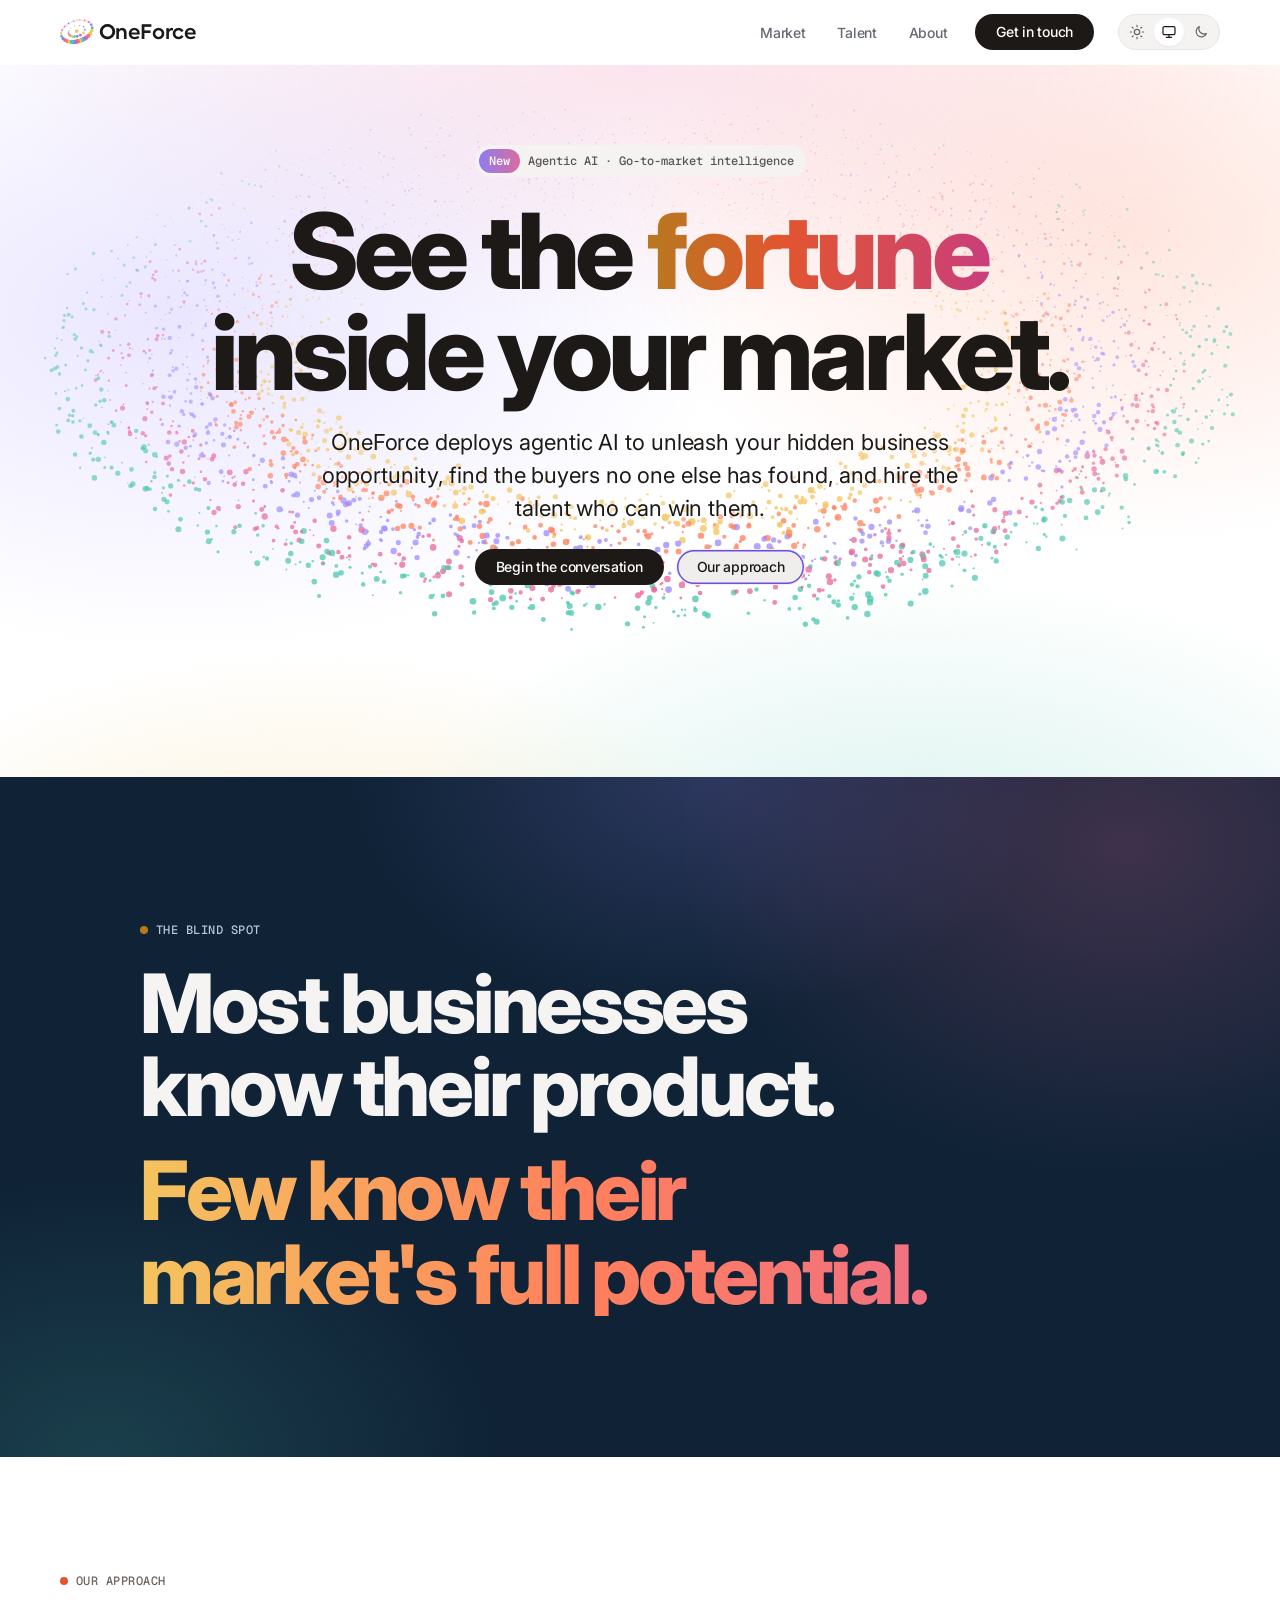
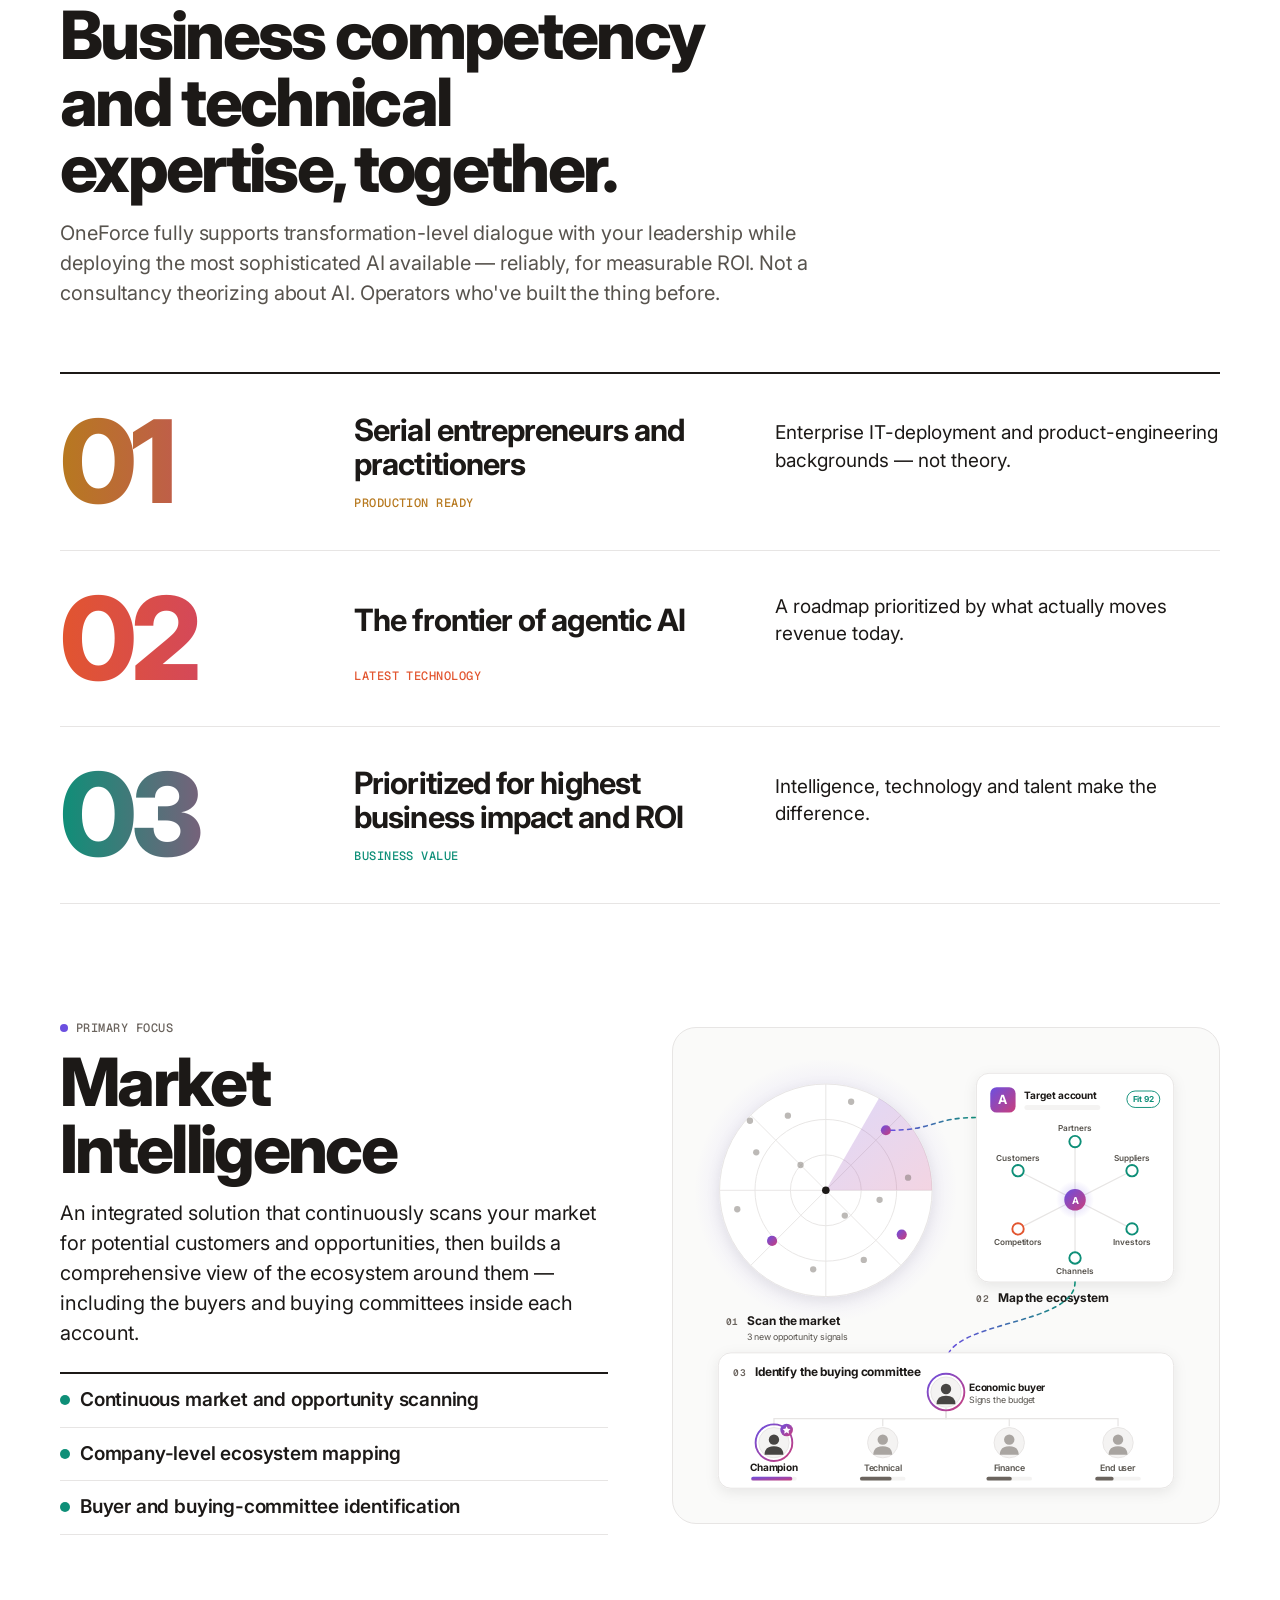
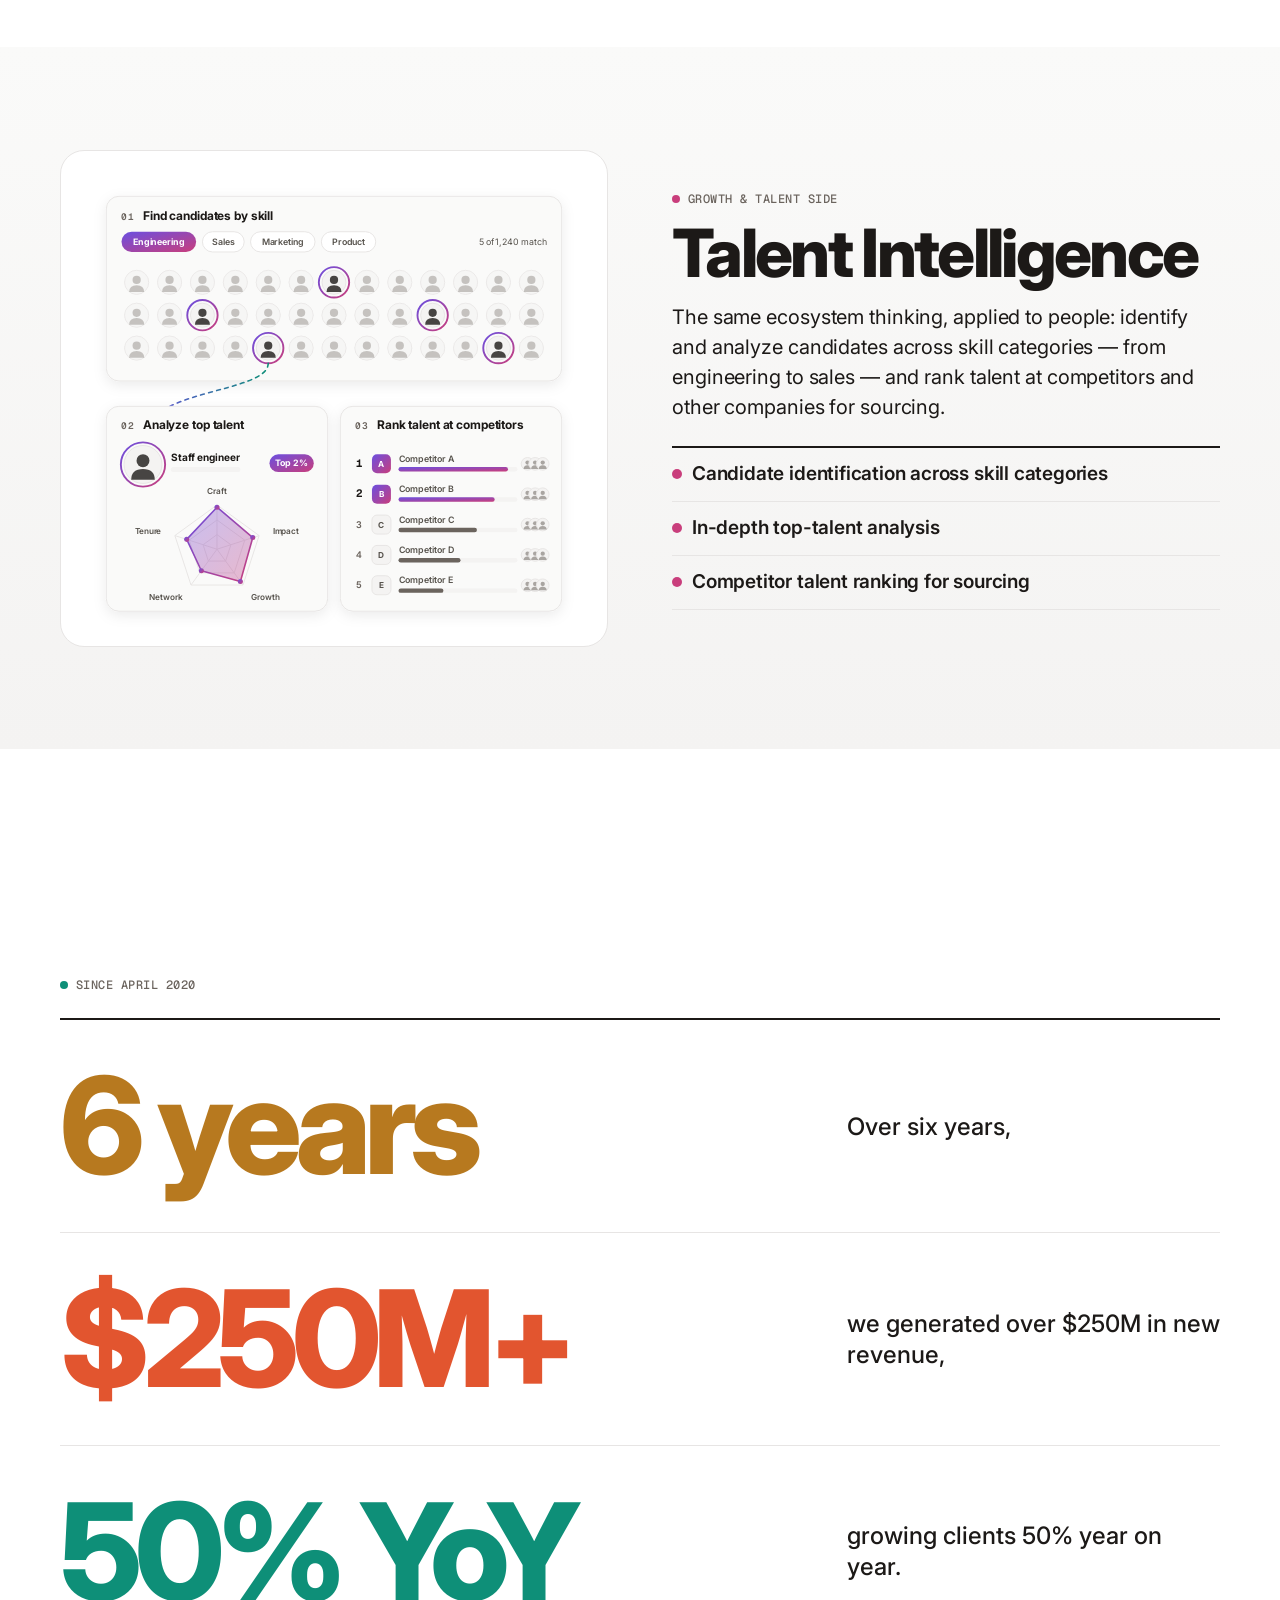
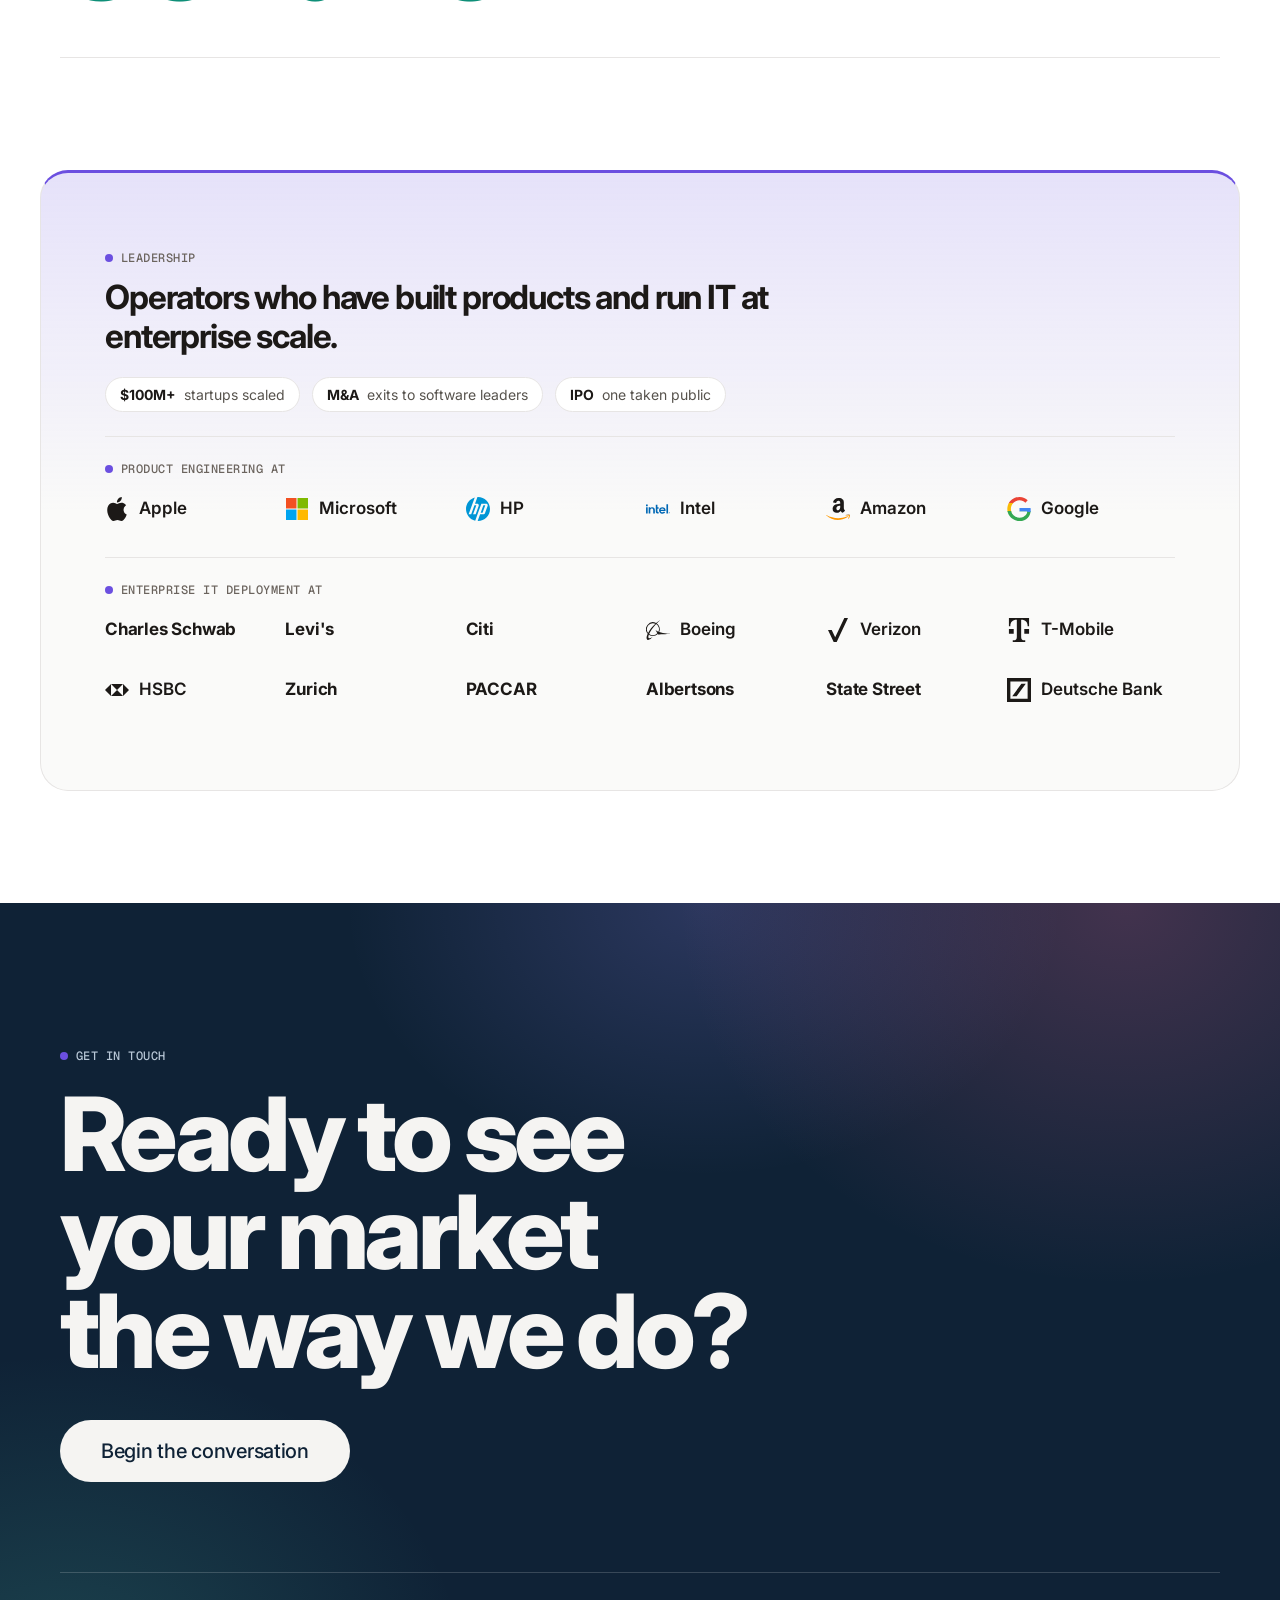
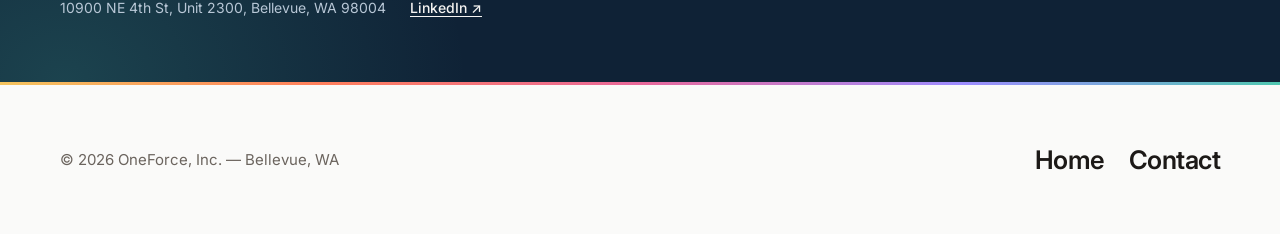
<file: index.html>
<!doctype html>
<html lang="en">
<head>
<meta charset="utf-8" />
<meta name="viewport" content="width=device-width, initial-scale=1" />
<title>OneForce — See the fortune inside your market</title>
<link rel="icon" type="image/svg+xml" href="favicon.svg" />
<link rel="icon" type="image/png" sizes="32x32" href="favicon-32.png" />
<link rel="icon" href="favicon.ico" sizes="48x48" />
<link rel="apple-touch-icon" href="apple-touch-icon.png" />
<meta name="description" content="OneForce deploys agentic AI to map your market's hidden opportunity, and the talent to capture it." />
<meta property="og:type" content="website" />
<meta property="og:title" content="OneForce — See the fortune inside your market" />
<meta property="og:description" content="OneForce deploys agentic AI to map your market's hidden opportunity, and the talent to capture it." />
<meta property="og:image" content="https://www.oneforce.com/og-image-v2.png" />
<meta property="og:image:width" content="1200" />
<meta property="og:image:height" content="630" />
<meta property="og:image:alt" content="OneForce — See the fortune inside your market" />
<meta property="og:url" content="https://www.oneforce.com/" />
<meta name="twitter:image" content="https://www.oneforce.com/og-image-v2.png" />
<meta name="twitter:card" content="summary_large_image" />
<link rel="preconnect" href="https://fonts.googleapis.com" />
<link rel="preconnect" href="https://fonts.gstatic.com" crossorigin />
<link href="https://fonts.googleapis.com/css2?family=Inter:wght@400;500;600;700&family=Geist+Mono:wght@500&display=swap" rel="stylesheet" />
<link rel="stylesheet" href="styles.css" />
<script>(function(){try{var m=localStorage.getItem('of-theme');if(m==='light'||m==='dark')document.documentElement.setAttribute('data-theme',m)}catch(e){}})()</script>
<meta name="color-scheme" content="light dark" />
<meta name="theme-color" content="#FFFFFF" media="(prefers-color-scheme: light)" />
<meta name="theme-color" content="#18324B" media="(prefers-color-scheme: dark)" />
</head>
<body>
<a class="skip" href="#main">Skip to content</a>
<header class="nav"><div class="wrap">
  <a class="brand" href="index.html"><svg class="mark" aria-hidden="true" xmlns="http://www.w3.org/2000/svg" viewBox="56 124 432 323"><defs><linearGradient id="bg" x1="0" y1="0" x2="1" y2="0"><stop offset="0" stop-color="#8E7CF0"/><stop offset="1" stop-color="#D96C9E"/></linearGradient></defs><ellipse cx="270" cy="278" rx="205" ry="132" transform="rotate(-18.0 270 278)" fill="none" stroke="url(#bg)" stroke-opacity="0.2" stroke-width="26"/><circle cx="304.7" cy="137.9" r="9.3" fill="#F4C45E" fill-opacity="1"/><circle cx="371.3" cy="142.6" r="10.5" fill="#F0805F" fill-opacity="1"/><circle cx="232.9" cy="151.3" r="9.0" fill="#4FC7B0" fill-opacity="1"/><circle cx="423.8" cy="163.6" r="12.8" fill="#D96C9E" fill-opacity="1"/><circle cx="166.6" cy="180.8" r="9.2" fill="#8E7CF0" fill-opacity="1"/><circle cx="456.6" cy="196.5" r="15.9" fill="#8E7CF0" fill-opacity="1"/><circle cx="114.7" cy="221.3" r="10.2" fill="#D96C9E" fill-opacity="1"/><circle cx="469.0" cy="235.4" r="19.3" fill="#4FC7B0" fill-opacity="1"/><circle cx="82.5" cy="266.3" r="12.3" fill="#F0805F" fill-opacity="1"/><circle cx="463.6" cy="274.7" r="22.6" fill="#F4C45E" fill-opacity="1"/><circle cx="70.9" cy="309.6" r="15.0" fill="#F4C45E" fill-opacity="1"/><circle cx="445.4" cy="310.4" r="25.3" fill="#F4C45E" fill-opacity="1"/><circle cx="419.6" cy="340.4" r="27.3" fill="#F0805F" fill-opacity="1"/><circle cx="77.0" cy="346.8" r="18.0" fill="#4FC7B0" fill-opacity="1"/><circle cx="390.7" cy="364.1" r="28.7" fill="#D96C9E" fill-opacity="1"/><circle cx="95.8" cy="375.6" r="20.9" fill="#8E7CF0" fill-opacity="1"/><circle cx="361.6" cy="381.9" r="29.5" fill="#8E7CF0" fill-opacity="1"/><circle cx="333.9" cy="395.0" r="29.9" fill="#4FC7B0" fill-opacity="1"/><circle cx="122.0" cy="395.9" r="23.5" fill="#D96C9E" fill-opacity="1"/><circle cx="307.9" cy="404.5" r="30.0" fill="#F4C45E" fill-opacity="1"/><circle cx="151.3" cy="408.7" r="25.5" fill="#F0805F" fill-opacity="1"/><circle cx="283.3" cy="411.1" r="29.9" fill="#F0805F" fill-opacity="1"/><circle cx="259.2" cy="415.6" r="29.5" fill="#D96C9E" fill-opacity="1"/><circle cx="180.6" cy="415.7" r="27.1" fill="#F4C45E" fill-opacity="1"/><circle cx="234.5" cy="418.1" r="29.0" fill="#8E7CF0" fill-opacity="1"/><circle cx="208.5" cy="418.4" r="28.2" fill="#4FC7B0" fill-opacity="1"/><circle cx="309.4" cy="205.7" r="7.4" fill="#D96C9E" fill-opacity="1"/><circle cx="246.7" cy="214.1" r="7.0" fill="#F0805F" fill-opacity="1"/><circle cx="358.9" cy="224.1" r="9.6" fill="#8E7CF0" fill-opacity="1"/><circle cx="196.0" cy="242.3" r="7.4" fill="#F4C45E" fill-opacity="1"/><circle cx="374.7" cy="261.8" r="13.0" fill="#4FC7B0" fill-opacity="1"/><circle cx="169.8" cy="276.3" r="8.9" fill="#4FC7B0" fill-opacity="1"/><circle cx="355.9" cy="301.9" r="16.1" fill="#F4C45E" fill-opacity="1"/><circle cx="165.8" cy="305.4" r="10.9" fill="#8E7CF0" fill-opacity="1"/><circle cx="175.5" cy="326.2" r="12.9" fill="#D96C9E" fill-opacity="1"/><circle cx="317.7" cy="331.4" r="17.7" fill="#D96C9E" fill-opacity="1"/><circle cx="192.4" cy="339.7" r="14.6" fill="#F0805F" fill-opacity="1"/><circle cx="276.6" cy="346.7" r="17.9" fill="#8E7CF0" fill-opacity="1"/><circle cx="214.1" cy="347.8" r="16.1" fill="#F4C45E" fill-opacity="1"/><circle cx="241.6" cy="350.8" r="17.2" fill="#4FC7B0" fill-opacity="1"/><circle cx="270.0" cy="278.0" r="24.0" fill="#F4C45E" fill-opacity="1"/></svg><span>OneForce</span></a>
  <a href="#intelligence" class="l">Market</a>
  <a href="#talent" class="l">Talent</a>
  <a href="#about" class="l">About</a>
  <a href="contact.html" class="btn btn-dark">Get in touch</a>
<div class="theme" role="group" aria-label="Colour theme">
    <button type="button" data-mode="light" aria-pressed="false" aria-label="Light theme" title="Light"><svg viewBox="0 0 24 24" aria-hidden="true"><circle cx="12" cy="12" r="4"/><path d="M12 2v2M12 20v2M4.9 4.9l1.4 1.4M17.7 17.7l1.4 1.4M2 12h2M20 12h2M4.9 19.1l1.4-1.4M17.7 6.3l1.4-1.4"/></svg></button>
    <button type="button" data-mode="system" aria-pressed="false" aria-label="System theme" title="System"><svg viewBox="0 0 24 24" aria-hidden="true"><rect x="3" y="4" width="18" height="12" rx="2"/><path d="M8 20h8M12 16v4"/></svg></button>
    <button type="button" data-mode="dark" aria-pressed="false" aria-label="Dark theme" title="Dark"><svg viewBox="0 0 24 24" aria-hidden="true"><path d="M20 14.5A8 8 0 0 1 9.5 4a8 8 0 1 0 10.5 10.5z"/></svg></button>
  </div>
<button type="button" class="menu-btn" id="menu-btn" aria-expanded="false" aria-controls="mnav" aria-label="Menu"><svg viewBox="0 0 24 24" aria-hidden="true"><path d="M4 7h16M4 12h16M4 17h16"/></svg></button>
</div>
<nav class="mnav" id="mnav" aria-label="Sections">
  <a href="#intelligence" class="l">Market</a>
  <a href="#talent" class="l">Talent</a>
  <a href="#about" class="l">About</a>
  <a href="contact.html" class="l">Contact</a>
  <div class="theme" role="group" aria-label="Colour theme">
    <button type="button" data-mode="light" aria-pressed="false" aria-label="Light theme" title="Light"><svg viewBox="0 0 24 24" aria-hidden="true"><circle cx="12" cy="12" r="4"/><path d="M12 2v2M12 20v2M4.9 4.9l1.4 1.4M17.7 17.7l1.4 1.4M2 12h2M20 12h2M4.9 19.1l1.4-1.4M17.7 6.3l1.4-1.4"/></svg></button>
    <button type="button" data-mode="system" aria-pressed="false" aria-label="System theme" title="System"><svg viewBox="0 0 24 24" aria-hidden="true"><rect x="3" y="4" width="18" height="12" rx="2"/><path d="M8 20h8M12 16v4"/></svg></button>
    <button type="button" data-mode="dark" aria-pressed="false" aria-label="Dark theme" title="Dark"><svg viewBox="0 0 24 24" aria-hidden="true"><path d="M20 14.5A8 8 0 0 1 9.5 4a8 8 0 1 0 10.5 10.5z"/></svg></button>
  </div>
</nav></header>
<main id="main">

<section class="hero wrap" data-od-id="hero">
  <canvas id="field" aria-hidden="true"></canvas>
  <span class="eyebrow"><b>New</b>Agentic AI · Go-to-market intelligence</span>
  <h1>See the <em class="fortune">fortune</em> inside your market.</h1>
  <p class="lede">OneForce deploys agentic AI to unleash your hidden business opportunity, find the buyers no one else has found, and hire the talent who can win them.</p>
  <div class="actions">
    <a href="contact.html" class="btn btn-dark">Begin the conversation</a>
    <a href="#approach" class="btn btn-light">Our approach</a>
  </div>
</section>


<section class="band wrap narrow quote center rv" data-od-id="problem">
  <span class="tag">The blind spot</span>
  <h2>Most businesses know their product. <em>Few know their market's full potential.</em></h2>
</section>

<section class="band wrap" id="approach" data-od-id="approach">
  <div class="center" style="max-width:766px;margin:0 auto">
    <span class="tag">Our approach</span>
    <h2 style="margin:12px 0 16px">Business competency and technical expertise, together.</h2>
    <p class="lede">OneForce fully supports transformation-level dialogue with your leadership while deploying the most sophisticated AI available — reliably, for measurable ROI. Not a consultancy theorizing about AI. Operators who've built the thing before.</p>
  </div>
  <div class="cards">
    <article class="card rv"><span class="ico" aria-hidden="true">01</span><h3>Serial entrepreneurs and practitioners</h3><p>Enterprise IT-deployment and product-engineering backgrounds — not theory.</p><span class="tag">Production Ready</span></article>
    <article class="card rv"><span class="ico" aria-hidden="true">02</span><h3>The frontier of agentic AI</h3><p>A roadmap prioritized by what actually moves revenue today.</p><span class="tag">Latest Technology</span></article>
    <article class="card rv"><span class="ico" aria-hidden="true">03</span><h3>Prioritized for highest business impact and ROI</h3><p>Intelligence, technology and talent make the difference.</p><span class="tag">Business Value</span></article>
  </div>
</section>

<section class="band wrap" id="intelligence" data-od-id="intelligence-hub">
  <div class="split">
    <div class="copy rv">
      <span class="tag">Primary focus</span>
      <h2>Market Intelligence</h2>
      <p class="lede">An integrated solution that continuously scans your market for potential customers and opportunities, then builds a comprehensive view of the ecosystem around them — including the buyers and buying committees inside each account.</p>
      <ul>
        <li>Continuous market and opportunity scanning</li>
        <li>Company-level ecosystem mapping</li>
        <li>Buyer and buying-committee identification</li>
      </ul>
    </div>
    <div class="frame rv ill-frame"><svg class="ill" viewBox="0 0 800 720" role="img" aria-labelledby="mi-t" xmlns="http://www.w3.org/2000/svg"><title id="mi-t">Market intelligence: a radar scans the market for accounts, one account is mapped with its ecosystem, and its buying committee is identified, with the champion highlighted</title><defs><linearGradient id="mi-grad" x1="0" y1="0" x2="1" y2="1"><stop offset="0" style="stop-color:var(--c3)"/><stop offset="1" style="stop-color:var(--c4)"/></linearGradient><linearGradient id="mi-flow" x1="0" y1="0" x2="1" y2="0"><stop offset="0" style="stop-color:var(--c3)"/><stop offset="1" style="stop-color:var(--c5)"/></linearGradient><radialGradient id="mi-glow"><stop offset="0" style="stop-color:var(--c3);stop-opacity:.28"/><stop offset="1" style="stop-color:var(--c3);stop-opacity:0"/></radialGradient><filter id="mi-sh" x="-10%" y="-10%" width="120%" height="130%"><feDropShadow dx="0" dy="6" stdDeviation="10" flood-color="#000" flood-opacity=".08"/></filter></defs><circle cx="210" cy="225" r="208" fill="url(#mi-glow)"/><circle class="panel" cx="210" cy="225" r="168" filter="url(#mi-sh)"/><circle class="ring" cx="210" cy="225" r="56"/><circle class="ring" cx="210" cy="225" r="112"/><line class="ring" x1="42.0" y1="225.0" x2="378.0" y2="225.0"/><line class="ring" x1="91.2" y1="106.2" x2="328.8" y2="343.8"/><line class="ring" x1="210.0" y1="57.0" x2="210.0" y2="393.0"/><line class="ring" x1="328.8" y1="106.2" x2="91.2" y2="343.8"/><g class="sweep" style="transform-origin:210px 225px"><path d="M210 225 L294.0 79.5 A168 168 0 0 1 378.0 225 Z" fill="url(#mi-grad)" opacity=".22"/><line x1="210" y1="225" x2="378" y2="225" stroke="url(#mi-grad)" stroke-width="2.5"/></g><circle class="dot" cx="100" cy="165" r="5"/><circle class="dot" cx="150" cy="107" r="5"/><circle class="dot" cx="250" cy="85" r="5"/><circle class="dot" cx="305" cy="130" r="5"/><circle class="dot" cx="340" cy="205" r="5"/><circle class="dot" cx="70" cy="255" r="5"/><circle class="dot" cx="125" cy="305" r="5"/><circle class="dot" cx="190" cy="350" r="5"/><circle class="dot" cx="270" cy="335" r="5"/><circle class="dot" cx="330" cy="295" r="5"/><circle class="dot" cx="170" cy="185" r="5"/><circle class="dot" cx="240" cy="265" r="5"/><circle class="dot" cx="90" cy="115" r="5"/><circle class="dot" cx="295" cy="240" r="5"/><circle class="ping" style="animation-delay:0.0s;transform-origin:305px 130px" cx="305" cy="130" r="16" fill="none" stroke="url(#mi-grad)" stroke-width="2"/><circle cx="305" cy="130" r="8" fill="url(#mi-grad)"/><circle class="ping" style="animation-delay:0.8s;transform-origin:125px 305px" cx="125" cy="305" r="16" fill="none" stroke="url(#mi-grad)" stroke-width="2"/><circle cx="125" cy="305" r="8" fill="url(#mi-grad)"/><circle class="ping" style="animation-delay:1.6s;transform-origin:330px 295px" cx="330" cy="295" r="16" fill="none" stroke="url(#mi-grad)" stroke-width="2"/><circle cx="330" cy="295" r="8" fill="url(#mi-grad)"/><circle class="hub" cx="210" cy="225" r="6"/><text x="52" y="438" class="step" style="font-family:var(--f-mono)">01</text><text x="86" y="438" class="lab" style="font-family:var(--f-sans)">Scan the market</text><text x="86" y="462" class="sub" style="font-family:var(--f-sans)">3 new opportunity signals</text><path class="flow" d="M313 130 C 380 130, 380 110, 448 110" stroke="url(#mi-flow)"/><rect class="panel" x="448" y="40" width="312" height="330" rx="20" filter="url(#mi-sh)"/><rect x="470" y="62" width="40" height="40" rx="10" fill="url(#mi-grad)"/><text x="490" y="88" text-anchor="middle" class="mono-w" style="font-family:var(--f-sans)">A</text><text x="524" y="80" class="ttl" style="font-family:var(--f-sans)">Target account</text><rect class="bar" x="524" y="90" width="120" height="8" rx="4"/><rect x="686" y="68" width="52" height="26" rx="13" class="chip"/><text x="712" y="86" text-anchor="middle" class="chip-t" style="font-family:var(--f-sans)">Fit 92</text><line class="edge" x1="604.0" y1="240" x2="513.9" y2="194.0"/><line class="edge" x1="604.0" y1="240" x2="604.0" y2="148.0"/><line class="edge" x1="604.0" y1="240" x2="694.1" y2="194.0"/><line class="edge" x1="604.0" y1="240" x2="694.1" y2="286.0"/><line class="edge" x1="604.0" y1="240" x2="513.9" y2="286.0"/><line class="edge" x1="604.0" y1="240" x2="604.0" y2="332.0"/><circle class="sat" cx="513.9" cy="194.0" r="9"/><text x="513.9" y="178.0" text-anchor="middle" class="tiny" style="font-family:var(--f-sans)">Customers</text><circle class="sat" cx="604.0" cy="148.0" r="9"/><text x="604.0" y="132.0" text-anchor="middle" class="tiny" style="font-family:var(--f-sans)">Partners</text><circle class="sat" cx="694.1" cy="194.0" r="9"/><text x="694.1" y="178.0" text-anchor="middle" class="tiny" style="font-family:var(--f-sans)">Suppliers</text><circle class="sat" cx="694.1" cy="286.0" r="9"/><text x="694.1" y="312.0" text-anchor="middle" class="tiny" style="font-family:var(--f-sans)">Investors</text><circle class="sat-c" cx="513.9" cy="286.0" r="9"/><text x="513.9" y="312.0" text-anchor="middle" class="tiny" style="font-family:var(--f-sans)">Competitors</text><circle class="sat" cx="604.0" cy="332.0" r="9"/><text x="604.0" y="358.0" text-anchor="middle" class="tiny" style="font-family:var(--f-sans)">Channels</text><circle cx="604.0" cy="240" r="30" fill="url(#mi-glow)"/><circle cx="604.0" cy="240" r="17" fill="url(#mi-grad)"/><text x="604.0" y="246" text-anchor="middle" class="mono-w" style="font-family:var(--f-sans);font-size:15px">A</text><text x="448" y="402" class="step" style="font-family:var(--f-mono)">02</text><text x="482" y="402" class="lab" style="font-family:var(--f-sans)">Map the ecosystem</text><path class="flow" d="M604.0 370 C 604.0 440, 400 430, 400 498" stroke="url(#mi-flow)"/><rect class="panel" x="40" y="482" width="720" height="214" rx="20" filter="url(#mi-sh)"/><text x="64" y="518" class="step" style="font-family:var(--f-mono)">03</text><text x="98" y="518" class="lab" style="font-family:var(--f-sans)">Identify the buying committee</text><path class="edge" d="M400 570 V586 H128 V598"/><path class="edge" d="M400 570 V586 H300 V598"/><path class="edge" d="M400 570 V586 H500 V598"/><path class="edge" d="M400 570 V586 H672 V598"/><circle cx="400" cy="544" r="29" fill="none" stroke="url(#mi-grad)" stroke-width="3"/><circle class="av" cx="400" cy="544" r="24"/><circle class="sil-hi" cx="400" cy="539.2" r="8.2"/><path class="sil-hi" d="M385.1 563.2 Q385.1 549.8 400 549.8 Q414.9 549.8 414.9 563.2 Z"/><text x="436" y="542" class="ttl" style="font-family:var(--f-sans)">Economic buyer</text><text x="436" y="562" class="sub" style="font-family:var(--f-sans)">Signs the budget</text><circle cx="128" cy="624" r="29" fill="none" stroke="url(#mi-grad)" stroke-width="3"/><circle class="av" cx="128" cy="624" r="24"/><circle class="sil-hi" cx="128" cy="619.2" r="8.2"/><path class="sil-hi" d="M113.1 643.2 Q113.1 629.8 128 629.8 Q142.9 629.8 142.9 643.2 Z"/><circle cx="148" cy="604" r="10" fill="url(#mi-grad)"/><path d="M148 598 l1.9 3.9 4.2.6-3 3 .7 4.2-3.8-2-3.8 2 .7-4.2-3-3 4.2-.6z" class="star"/><text x="128" y="668" text-anchor="middle" class="ttl" style="font-family:var(--f-sans)">Champion</text><rect class="bar" x="92" y="678" width="72" height="6" rx="3"/><rect x="92" y="678" width="65" height="6" rx="3" fill="url(#mi-grad)" style="fill:url(#mi-grad)"/><circle class="av" cx="300" cy="624" r="24"/><circle class="sil" cx="300" cy="619.2" r="8.2"/><path class="sil" d="M285.1 643.2 Q285.1 629.8 300 629.8 Q314.9 629.8 314.9 643.2 Z"/><text x="300" y="668" text-anchor="middle" class="role" style="font-family:var(--f-sans)">Technical</text><rect class="bar" x="264" y="678" width="72" height="6" rx="3"/><rect x="264" y="678" width="50" height="6" rx="3" fill="var(--muted)" style="fill:var(--muted)"/><circle class="av" cx="500" cy="624" r="24"/><circle class="sil" cx="500" cy="619.2" r="8.2"/><path class="sil" d="M485.1 643.2 Q485.1 629.8 500 629.8 Q514.9 629.8 514.9 643.2 Z"/><text x="500" y="668" text-anchor="middle" class="role" style="font-family:var(--f-sans)">Finance</text><rect class="bar" x="464" y="678" width="72" height="6" rx="3"/><rect x="464" y="678" width="40" height="6" rx="3" fill="var(--muted)" style="fill:var(--muted)"/><circle class="av" cx="672" cy="624" r="24"/><circle class="sil" cx="672" cy="619.2" r="8.2"/><path class="sil" d="M657.1 643.2 Q657.1 629.8 672 629.8 Q686.9 629.8 686.9 643.2 Z"/><text x="672" y="668" text-anchor="middle" class="role" style="font-family:var(--f-sans)">End user</text><rect class="bar" x="636" y="678" width="72" height="6" rx="3"/><rect x="636" y="678" width="29" height="6" rx="3" fill="var(--muted)" style="fill:var(--muted)"/></svg></div>
  </div>
</section>

<section class="band wrap" id="talent" data-od-id="talent-intelligence">
  <div class="split rev">
    <div class="copy rv">
      <span class="tag">Growth &amp; talent side</span>
      <h2>Talent Intelligence</h2>
      <p class="lede">The same ecosystem thinking, applied to people: identify and analyze candidates across skill categories — from engineering to sales — and rank talent at competitors and other companies for sourcing.</p>
      <ul>
        <li>Candidate identification across skill categories</li>
        <li>In-depth top-talent analysis</li>
        <li>Competitor talent ranking for sourcing</li>
      </ul>
    </div>
    <div class="frame rv ill-frame"><svg class="ill" viewBox="0 0 800 720" role="img" aria-labelledby="ti-t" xmlns="http://www.w3.org/2000/svg"><title id="ti-t">Talent intelligence: candidates are found across skill categories, a top candidate is analysed on five dimensions, and talent at competitor companies is ranked for sourcing</title><defs><linearGradient id="ti-grad" x1="0" y1="0" x2="1" y2="1"><stop offset="0" style="stop-color:var(--c3)"/><stop offset="1" style="stop-color:var(--c4)"/></linearGradient><linearGradient id="ti-flow" x1="0" y1="0" x2="1" y2="0"><stop offset="0" style="stop-color:var(--c3)"/><stop offset="1" style="stop-color:var(--c5)"/></linearGradient><radialGradient id="ti-glow"><stop offset="0" style="stop-color:var(--c3);stop-opacity:.28"/><stop offset="1" style="stop-color:var(--c3);stop-opacity:0"/></radialGradient><filter id="ti-sh" x="-10%" y="-10%" width="120%" height="130%"><feDropShadow dx="0" dy="6" stdDeviation="10" flood-color="#000" flood-opacity=".08"/></filter></defs><rect class="panel" x="40" y="40" width="720" height="292" rx="20" filter="url(#ti-sh)"/><text x="64" y="78" class="step" style="font-family:var(--f-mono)">01</text><text x="98" y="78" class="lab" style="font-family:var(--f-sans)">Find candidates by skill</text><rect x="64" y="96" width="118" height="32" rx="16" fill="url(#ti-grad)"/><text x="123.0" y="117" text-anchor="middle" class="tab-on" style="font-family:var(--f-sans)">Engineering</text><rect class="tab" x="192" y="96" width="66" height="32" rx="16"/><text x="225.0" y="117" text-anchor="middle" class="role" style="font-family:var(--f-sans)">Sales</text><rect class="tab" x="268" y="96" width="102" height="32" rx="16"/><text x="319.0" y="117" text-anchor="middle" class="role" style="font-family:var(--f-sans)">Marketing</text><rect class="tab" x="380" y="96" width="86" height="32" rx="16"/><text x="423.0" y="117" text-anchor="middle" class="role" style="font-family:var(--f-sans)">Product</text><text x="736" y="117" text-anchor="end" class="sub" style="font-family:var(--f-sans)">5 of 1,240 match</text><circle class="av" cx="88" cy="176" r="19"/><circle class="sil" cx="88" cy="172.2" r="6.5"/><path class="sil" d="M76.2 191.2 Q76.2 180.6 88 180.6 Q99.8 180.6 99.8 191.2 Z"/><circle class="fade" cx="88" cy="176" r="19"/><circle class="av" cx="140" cy="176" r="19"/><circle class="sil" cx="140" cy="172.2" r="6.5"/><path class="sil" d="M128.2 191.2 Q128.2 180.6 140 180.6 Q151.8 180.6 151.8 191.2 Z"/><circle class="fade" cx="140" cy="176" r="19"/><circle class="av" cx="192" cy="176" r="19"/><circle class="sil" cx="192" cy="172.2" r="6.5"/><path class="sil" d="M180.2 191.2 Q180.2 180.6 192 180.6 Q203.8 180.6 203.8 191.2 Z"/><circle class="fade" cx="192" cy="176" r="19"/><circle class="av" cx="244" cy="176" r="19"/><circle class="sil" cx="244" cy="172.2" r="6.5"/><path class="sil" d="M232.2 191.2 Q232.2 180.6 244 180.6 Q255.8 180.6 255.8 191.2 Z"/><circle class="fade" cx="244" cy="176" r="19"/><circle class="av" cx="296" cy="176" r="19"/><circle class="sil" cx="296" cy="172.2" r="6.5"/><path class="sil" d="M284.2 191.2 Q284.2 180.6 296 180.6 Q307.8 180.6 307.8 191.2 Z"/><circle class="fade" cx="296" cy="176" r="19"/><circle class="av" cx="348" cy="176" r="19"/><circle class="sil" cx="348" cy="172.2" r="6.5"/><path class="sil" d="M336.2 191.2 Q336.2 180.6 348 180.6 Q359.8 180.6 359.8 191.2 Z"/><circle class="fade" cx="348" cy="176" r="19"/><circle cx="400" cy="176" r="24" fill="none" stroke="url(#ti-grad)" stroke-width="3"/><circle class="av" cx="400" cy="176" r="19"/><circle class="sil-hi" cx="400" cy="172.2" r="6.5"/><path class="sil-hi" d="M388.2 191.2 Q388.2 180.6 400 180.6 Q411.8 180.6 411.8 191.2 Z"/><circle class="av" cx="452" cy="176" r="19"/><circle class="sil" cx="452" cy="172.2" r="6.5"/><path class="sil" d="M440.2 191.2 Q440.2 180.6 452 180.6 Q463.8 180.6 463.8 191.2 Z"/><circle class="fade" cx="452" cy="176" r="19"/><circle class="av" cx="504" cy="176" r="19"/><circle class="sil" cx="504" cy="172.2" r="6.5"/><path class="sil" d="M492.2 191.2 Q492.2 180.6 504 180.6 Q515.8 180.6 515.8 191.2 Z"/><circle class="fade" cx="504" cy="176" r="19"/><circle class="av" cx="556" cy="176" r="19"/><circle class="sil" cx="556" cy="172.2" r="6.5"/><path class="sil" d="M544.2 191.2 Q544.2 180.6 556 180.6 Q567.8 180.6 567.8 191.2 Z"/><circle class="fade" cx="556" cy="176" r="19"/><circle class="av" cx="608" cy="176" r="19"/><circle class="sil" cx="608" cy="172.2" r="6.5"/><path class="sil" d="M596.2 191.2 Q596.2 180.6 608 180.6 Q619.8 180.6 619.8 191.2 Z"/><circle class="fade" cx="608" cy="176" r="19"/><circle class="av" cx="660" cy="176" r="19"/><circle class="sil" cx="660" cy="172.2" r="6.5"/><path class="sil" d="M648.2 191.2 Q648.2 180.6 660 180.6 Q671.8 180.6 671.8 191.2 Z"/><circle class="fade" cx="660" cy="176" r="19"/><circle class="av" cx="712" cy="176" r="19"/><circle class="sil" cx="712" cy="172.2" r="6.5"/><path class="sil" d="M700.2 191.2 Q700.2 180.6 712 180.6 Q723.8 180.6 723.8 191.2 Z"/><circle class="fade" cx="712" cy="176" r="19"/><circle class="av" cx="88" cy="228" r="19"/><circle class="sil" cx="88" cy="224.2" r="6.5"/><path class="sil" d="M76.2 243.2 Q76.2 232.6 88 232.6 Q99.8 232.6 99.8 243.2 Z"/><circle class="fade" cx="88" cy="228" r="19"/><circle class="av" cx="140" cy="228" r="19"/><circle class="sil" cx="140" cy="224.2" r="6.5"/><path class="sil" d="M128.2 243.2 Q128.2 232.6 140 232.6 Q151.8 232.6 151.8 243.2 Z"/><circle class="fade" cx="140" cy="228" r="19"/><circle cx="192" cy="228" r="24" fill="none" stroke="url(#ti-grad)" stroke-width="3"/><circle class="av" cx="192" cy="228" r="19"/><circle class="sil-hi" cx="192" cy="224.2" r="6.5"/><path class="sil-hi" d="M180.2 243.2 Q180.2 232.6 192 232.6 Q203.8 232.6 203.8 243.2 Z"/><circle class="av" cx="244" cy="228" r="19"/><circle class="sil" cx="244" cy="224.2" r="6.5"/><path class="sil" d="M232.2 243.2 Q232.2 232.6 244 232.6 Q255.8 232.6 255.8 243.2 Z"/><circle class="fade" cx="244" cy="228" r="19"/><circle class="av" cx="296" cy="228" r="19"/><circle class="sil" cx="296" cy="224.2" r="6.5"/><path class="sil" d="M284.2 243.2 Q284.2 232.6 296 232.6 Q307.8 232.6 307.8 243.2 Z"/><circle class="fade" cx="296" cy="228" r="19"/><circle class="av" cx="348" cy="228" r="19"/><circle class="sil" cx="348" cy="224.2" r="6.5"/><path class="sil" d="M336.2 243.2 Q336.2 232.6 348 232.6 Q359.8 232.6 359.8 243.2 Z"/><circle class="fade" cx="348" cy="228" r="19"/><circle class="av" cx="400" cy="228" r="19"/><circle class="sil" cx="400" cy="224.2" r="6.5"/><path class="sil" d="M388.2 243.2 Q388.2 232.6 400 232.6 Q411.8 232.6 411.8 243.2 Z"/><circle class="fade" cx="400" cy="228" r="19"/><circle class="av" cx="452" cy="228" r="19"/><circle class="sil" cx="452" cy="224.2" r="6.5"/><path class="sil" d="M440.2 243.2 Q440.2 232.6 452 232.6 Q463.8 232.6 463.8 243.2 Z"/><circle class="fade" cx="452" cy="228" r="19"/><circle class="av" cx="504" cy="228" r="19"/><circle class="sil" cx="504" cy="224.2" r="6.5"/><path class="sil" d="M492.2 243.2 Q492.2 232.6 504 232.6 Q515.8 232.6 515.8 243.2 Z"/><circle class="fade" cx="504" cy="228" r="19"/><circle cx="556" cy="228" r="24" fill="none" stroke="url(#ti-grad)" stroke-width="3"/><circle class="av" cx="556" cy="228" r="19"/><circle class="sil-hi" cx="556" cy="224.2" r="6.5"/><path class="sil-hi" d="M544.2 243.2 Q544.2 232.6 556 232.6 Q567.8 232.6 567.8 243.2 Z"/><circle class="av" cx="608" cy="228" r="19"/><circle class="sil" cx="608" cy="224.2" r="6.5"/><path class="sil" d="M596.2 243.2 Q596.2 232.6 608 232.6 Q619.8 232.6 619.8 243.2 Z"/><circle class="fade" cx="608" cy="228" r="19"/><circle class="av" cx="660" cy="228" r="19"/><circle class="sil" cx="660" cy="224.2" r="6.5"/><path class="sil" d="M648.2 243.2 Q648.2 232.6 660 232.6 Q671.8 232.6 671.8 243.2 Z"/><circle class="fade" cx="660" cy="228" r="19"/><circle class="av" cx="712" cy="228" r="19"/><circle class="sil" cx="712" cy="224.2" r="6.5"/><path class="sil" d="M700.2 243.2 Q700.2 232.6 712 232.6 Q723.8 232.6 723.8 243.2 Z"/><circle class="fade" cx="712" cy="228" r="19"/><circle class="av" cx="88" cy="280" r="19"/><circle class="sil" cx="88" cy="276.2" r="6.5"/><path class="sil" d="M76.2 295.2 Q76.2 284.6 88 284.6 Q99.8 284.6 99.8 295.2 Z"/><circle class="fade" cx="88" cy="280" r="19"/><circle class="av" cx="140" cy="280" r="19"/><circle class="sil" cx="140" cy="276.2" r="6.5"/><path class="sil" d="M128.2 295.2 Q128.2 284.6 140 284.6 Q151.8 284.6 151.8 295.2 Z"/><circle class="fade" cx="140" cy="280" r="19"/><circle class="av" cx="192" cy="280" r="19"/><circle class="sil" cx="192" cy="276.2" r="6.5"/><path class="sil" d="M180.2 295.2 Q180.2 284.6 192 284.6 Q203.8 284.6 203.8 295.2 Z"/><circle class="fade" cx="192" cy="280" r="19"/><circle class="av" cx="244" cy="280" r="19"/><circle class="sil" cx="244" cy="276.2" r="6.5"/><path class="sil" d="M232.2 295.2 Q232.2 284.6 244 284.6 Q255.8 284.6 255.8 295.2 Z"/><circle class="fade" cx="244" cy="280" r="19"/><circle cx="296" cy="280" r="24" fill="none" stroke="url(#ti-grad)" stroke-width="3"/><circle class="av" cx="296" cy="280" r="19"/><circle class="sil-hi" cx="296" cy="276.2" r="6.5"/><path class="sil-hi" d="M284.2 295.2 Q284.2 284.6 296 284.6 Q307.8 284.6 307.8 295.2 Z"/><circle class="av" cx="348" cy="280" r="19"/><circle class="sil" cx="348" cy="276.2" r="6.5"/><path class="sil" d="M336.2 295.2 Q336.2 284.6 348 284.6 Q359.8 284.6 359.8 295.2 Z"/><circle class="fade" cx="348" cy="280" r="19"/><circle class="av" cx="400" cy="280" r="19"/><circle class="sil" cx="400" cy="276.2" r="6.5"/><path class="sil" d="M388.2 295.2 Q388.2 284.6 400 284.6 Q411.8 284.6 411.8 295.2 Z"/><circle class="fade" cx="400" cy="280" r="19"/><circle class="av" cx="452" cy="280" r="19"/><circle class="sil" cx="452" cy="276.2" r="6.5"/><path class="sil" d="M440.2 295.2 Q440.2 284.6 452 284.6 Q463.8 284.6 463.8 295.2 Z"/><circle class="fade" cx="452" cy="280" r="19"/><circle class="av" cx="504" cy="280" r="19"/><circle class="sil" cx="504" cy="276.2" r="6.5"/><path class="sil" d="M492.2 295.2 Q492.2 284.6 504 284.6 Q515.8 284.6 515.8 295.2 Z"/><circle class="fade" cx="504" cy="280" r="19"/><circle class="av" cx="556" cy="280" r="19"/><circle class="sil" cx="556" cy="276.2" r="6.5"/><path class="sil" d="M544.2 295.2 Q544.2 284.6 556 284.6 Q567.8 284.6 567.8 295.2 Z"/><circle class="fade" cx="556" cy="280" r="19"/><circle class="av" cx="608" cy="280" r="19"/><circle class="sil" cx="608" cy="276.2" r="6.5"/><path class="sil" d="M596.2 295.2 Q596.2 284.6 608 284.6 Q619.8 284.6 619.8 295.2 Z"/><circle class="fade" cx="608" cy="280" r="19"/><circle cx="660" cy="280" r="24" fill="none" stroke="url(#ti-grad)" stroke-width="3"/><circle class="av" cx="660" cy="280" r="19"/><circle class="sil-hi" cx="660" cy="276.2" r="6.5"/><path class="sil-hi" d="M648.2 295.2 Q648.2 284.6 660 284.6 Q671.8 284.6 671.8 295.2 Z"/><circle class="av" cx="712" cy="280" r="19"/><circle class="sil" cx="712" cy="276.2" r="6.5"/><path class="sil" d="M700.2 295.2 Q700.2 284.6 712 284.6 Q723.8 284.6 723.8 295.2 Z"/><circle class="fade" cx="712" cy="280" r="19"/><path class="flow" d="M296 304 C 296 352, 98 344, 98 424" stroke="url(#ti-flow)"/><rect class="panel" x="40" y="372" width="350" height="324" rx="20" filter="url(#ti-sh)"/><text x="64" y="408" class="step" style="font-family:var(--f-mono)">02</text><text x="98" y="408" class="lab" style="font-family:var(--f-sans)">Analyze top talent</text><circle cx="98" cy="464" r="35" fill="none" stroke="url(#ti-grad)" stroke-width="3"/><circle class="av" cx="98" cy="464" r="30"/><circle class="sil-hi" cx="98" cy="458.0" r="10.2"/><path class="sil-hi" d="M79.4 488.0 Q79.4 471.2 98 471.2 Q116.6 471.2 116.6 488.0 Z"/><text x="142" y="458" class="ttl" style="font-family:var(--f-sans)">Staff engineer</text><rect class="bar" x="142" y="468" width="110" height="8" rx="4"/><rect x="298" y="448" width="70" height="28" rx="14" fill="url(#ti-grad)"/><text x="333" y="467" text-anchor="middle" class="tab-on" style="font-family:var(--f-sans)">Top 2%</text><polygon class="ring" points="215.0,574.9 237.0,590.9 228.6,616.7 201.4,616.7 193.0,590.9"/><polygon class="ring" points="215.0,551.8 258.9,583.7 242.2,635.4 187.8,635.4 171.1,583.7"/><polygon class="ring" points="215.0,528.0 281.6,576.4 256.1,654.6 173.9,654.6 148.4,576.4"/><line class="ring" x1="215.0" y1="598" x2="215.0" y2="528.0"/><line class="ring" x1="215.0" y1="598" x2="281.6" y2="576.4"/><line class="ring" x1="215.0" y1="598" x2="256.1" y2="654.6"/><line class="ring" x1="215.0" y1="598" x2="173.9" y2="654.6"/><line class="ring" x1="215.0" y1="598" x2="148.4" y2="576.4"/><polygon points="215.0,531.5 271.6,579.6 252.0,649.0 190.3,632.0 167.1,582.4" fill="url(#ti-grad)" fill-opacity=".35" stroke="url(#ti-grad)" stroke-width="2.5" stroke-linejoin="round"/><circle cx="215.0" cy="531.5" r="4" fill="url(#ti-grad)"/><circle cx="271.6" cy="579.6" r="4" fill="url(#ti-grad)"/><circle cx="252.0" cy="649.0" r="4" fill="url(#ti-grad)"/><circle cx="190.3" cy="632.0" r="4" fill="url(#ti-grad)"/><circle cx="167.1" cy="582.4" r="4" fill="url(#ti-grad)"/><text x="215.0" y="510.6" text-anchor="middle" class="tiny" style="font-family:var(--f-sans)">Craft</text><text x="302.9" y="574.4" text-anchor="start" class="tiny" style="font-family:var(--f-sans)">Impact</text><text x="269.3" y="677.8" text-anchor="start" class="tiny" style="font-family:var(--f-sans)">Growth</text><text x="160.7" y="677.8" text-anchor="end" class="tiny" style="font-family:var(--f-sans)">Network</text><text x="127.1" y="574.4" text-anchor="end" class="tiny" style="font-family:var(--f-sans)">Tenure</text><rect class="panel" x="410" y="372" width="350" height="324" rx="20" filter="url(#ti-sh)"/><text x="434" y="408" class="step" style="font-family:var(--f-mono)">03</text><text x="468" y="408" class="lab" style="font-family:var(--f-sans)">Rank talent at competitors</text><text x="440" y="468" text-anchor="middle" class="rank-hi" style="font-family:var(--f-mono)">1</text><rect x="460" y="448" width="30" height="30" rx="8" class="" fill="url(#ti-grad)"/><text x="475" y="468" text-anchor="middle" class="mono-w" style="font-family:var(--f-sans);font-size:13px">A</text><text x="502" y="460" class="role" style="font-family:var(--f-sans)">Competitor A</text><rect class="bar" x="502" y="468" width="188" height="7" rx="3.5"/><rect x="502" y="468" width="173" height="7" rx="3.5" style="fill:url(#ti-grad)"/><circle class="av" cx="706" cy="463" r="10"/><circle class="sil" cx="706" cy="461.0" r="3.4"/><path class="sil" d="M699.8 471.0 Q699.8 465.4 706 465.4 Q712.2 465.4 712.2 471.0 Z"/><circle class="av" cx="718" cy="463" r="10"/><circle class="sil" cx="718" cy="461.0" r="3.4"/><path class="sil" d="M711.8 471.0 Q711.8 465.4 718 465.4 Q724.2 465.4 724.2 471.0 Z"/><circle class="av" cx="730" cy="463" r="10"/><circle class="sil" cx="730" cy="461.0" r="3.4"/><path class="sil" d="M723.8 471.0 Q723.8 465.4 730 465.4 Q736.2 465.4 736.2 471.0 Z"/><text x="440" y="516" text-anchor="middle" class="rank-hi" style="font-family:var(--f-mono)">2</text><rect x="460" y="496" width="30" height="30" rx="8" class="" fill="url(#ti-grad)"/><text x="475" y="516" text-anchor="middle" class="mono-w" style="font-family:var(--f-sans);font-size:13px">B</text><text x="502" y="508" class="role" style="font-family:var(--f-sans)">Competitor B</text><rect class="bar" x="502" y="516" width="188" height="7" rx="3.5"/><rect x="502" y="516" width="152" height="7" rx="3.5" style="fill:url(#ti-grad)"/><circle class="av" cx="706" cy="511" r="10"/><circle class="sil" cx="706" cy="509.0" r="3.4"/><path class="sil" d="M699.8 519.0 Q699.8 513.4 706 513.4 Q712.2 513.4 712.2 519.0 Z"/><circle class="av" cx="718" cy="511" r="10"/><circle class="sil" cx="718" cy="509.0" r="3.4"/><path class="sil" d="M711.8 519.0 Q711.8 513.4 718 513.4 Q724.2 513.4 724.2 519.0 Z"/><circle class="av" cx="730" cy="511" r="10"/><circle class="sil" cx="730" cy="509.0" r="3.4"/><path class="sil" d="M723.8 519.0 Q723.8 513.4 730 513.4 Q736.2 513.4 736.2 519.0 Z"/><text x="440" y="564" text-anchor="middle" class="rank" style="font-family:var(--f-mono)">3</text><rect x="460" y="544" width="30" height="30" rx="8" class="mono-b" /><text x="475" y="564" text-anchor="middle" class="mono-t" style="font-family:var(--f-sans);font-size:13px">C</text><text x="502" y="556" class="role" style="font-family:var(--f-sans)">Competitor C</text><rect class="bar" x="502" y="564" width="188" height="7" rx="3.5"/><rect x="502" y="564" width="124" height="7" rx="3.5" style="fill:var(--muted)"/><circle class="av" cx="706" cy="559" r="10"/><circle class="sil" cx="706" cy="557.0" r="3.4"/><path class="sil" d="M699.8 567.0 Q699.8 561.4 706 561.4 Q712.2 561.4 712.2 567.0 Z"/><circle class="av" cx="718" cy="559" r="10"/><circle class="sil" cx="718" cy="557.0" r="3.4"/><path class="sil" d="M711.8 567.0 Q711.8 561.4 718 561.4 Q724.2 561.4 724.2 567.0 Z"/><circle class="av" cx="730" cy="559" r="10"/><circle class="sil" cx="730" cy="557.0" r="3.4"/><path class="sil" d="M723.8 567.0 Q723.8 561.4 730 561.4 Q736.2 561.4 736.2 567.0 Z"/><text x="440" y="612" text-anchor="middle" class="rank" style="font-family:var(--f-mono)">4</text><rect x="460" y="592" width="30" height="30" rx="8" class="mono-b" /><text x="475" y="612" text-anchor="middle" class="mono-t" style="font-family:var(--f-sans);font-size:13px">D</text><text x="502" y="604" class="role" style="font-family:var(--f-sans)">Competitor D</text><rect class="bar" x="502" y="612" width="188" height="7" rx="3.5"/><rect x="502" y="612" width="98" height="7" rx="3.5" style="fill:var(--muted)"/><circle class="av" cx="706" cy="607" r="10"/><circle class="sil" cx="706" cy="605.0" r="3.4"/><path class="sil" d="M699.8 615.0 Q699.8 609.4 706 609.4 Q712.2 609.4 712.2 615.0 Z"/><circle class="av" cx="718" cy="607" r="10"/><circle class="sil" cx="718" cy="605.0" r="3.4"/><path class="sil" d="M711.8 615.0 Q711.8 609.4 718 609.4 Q724.2 609.4 724.2 615.0 Z"/><circle class="av" cx="730" cy="607" r="10"/><circle class="sil" cx="730" cy="605.0" r="3.4"/><path class="sil" d="M723.8 615.0 Q723.8 609.4 730 609.4 Q736.2 609.4 736.2 615.0 Z"/><text x="440" y="660" text-anchor="middle" class="rank" style="font-family:var(--f-mono)">5</text><rect x="460" y="640" width="30" height="30" rx="8" class="mono-b" /><text x="475" y="660" text-anchor="middle" class="mono-t" style="font-family:var(--f-sans);font-size:13px">E</text><text x="502" y="652" class="role" style="font-family:var(--f-sans)">Competitor E</text><rect class="bar" x="502" y="660" width="188" height="7" rx="3.5"/><rect x="502" y="660" width="71" height="7" rx="3.5" style="fill:var(--muted)"/><circle class="av" cx="706" cy="655" r="10"/><circle class="sil" cx="706" cy="653.0" r="3.4"/><path class="sil" d="M699.8 663.0 Q699.8 657.4 706 657.4 Q712.2 657.4 712.2 663.0 Z"/><circle class="av" cx="718" cy="655" r="10"/><circle class="sil" cx="718" cy="653.0" r="3.4"/><path class="sil" d="M711.8 663.0 Q711.8 657.4 718 657.4 Q724.2 657.4 724.2 663.0 Z"/><circle class="av" cx="730" cy="655" r="10"/><circle class="sil" cx="730" cy="653.0" r="3.4"/><path class="sil" d="M723.8 663.0 Q723.8 657.4 730 657.4 Q736.2 657.4 736.2 663.0 Z"/></svg></div>
  </div>
</section>

<section class="band wrap" id="about" data-od-id="about">
  <div class="center"><span class="tag">Since April 2020</span></div>
  <div class="stats">
    <div class="stat rv"><div class="n">6 years</div><p>Over six years,</p></div>
    <div class="stat rv"><div class="n">$250M+</div><p>we generated over $250M in new revenue,</p></div>
    <div class="stat rv"><div class="n">50% YoY</div><p>growing clients 50% year on year.</p></div>
  </div>
</section>

<section class="wideband" data-od-id="leadership">
  <div class="leader rv" aria-labelledby="lead-h">
    <div class="leader-head"><span class="tag">Leadership</span>
    <p class="big" id="lead-h">Operators who have built products and run IT at enterprise scale.</p>
    <ul class="leader-proof">
      <li><b>$100M+</b><span>startups scaled</span></li>
      <li><b>M&amp;A</b><span>exits to software leaders</span></li>
      <li><b>IPO</b><span>one taken public</span></li>
    </ul></div>
    <div class="leader-group"><p class="tag">Product engineering at</p>
    <div class="logos"><div class="logo-item"><svg viewBox="0 0 24 24" aria-hidden="true" focusable="false"><path fill="currentColor" d="M12.152 6.896c-.948 0-2.415-1.078-3.96-1.04-2.04.027-3.91 1.183-4.961 3.014-2.117 3.675-.546 9.103 1.519 12.09 1.013 1.454 2.208 3.09 3.792 3.039 1.52-.065 2.09-.987 3.935-.987 1.831 0 2.35.987 3.96.948 1.637-.026 2.676-1.48 3.676-2.948 1.156-1.688 1.636-3.325 1.662-3.415-.039-.013-3.182-1.221-3.22-4.857-.026-3.04 2.48-4.494 2.597-4.559-1.429-2.09-3.623-2.324-4.39-2.376-2-.156-3.675 1.09-4.61 1.09zM15.53 3.83c.843-1.012 1.4-2.427 1.245-3.83-1.207.052-2.662.805-3.532 1.818-.78.896-1.454 2.338-1.273 3.714 1.338.104 2.715-.688 3.559-1.701"/></svg><span>Apple</span></div><div class="logo-item"><svg viewBox="0 0 24 24" aria-hidden="true" focusable="false"><path fill="#F25022" d="M1 1h10.5v10.5H1z"/><path fill="#7FBA00" d="M12.5 1H23v10.5H12.5z"/><path fill="#00A4EF" d="M1 12.5h10.5V23H1z"/><path fill="#FFB900" d="M12.5 12.5H23V23H12.5z"/></svg><span>Microsoft</span></div><div class="logo-item"><svg viewBox="0 0 24 24" aria-hidden="true" focusable="false"><path fill="#0096D6" d="M12.0069 24h-.3572l2.459-6.7453h3.3796c.5907 0 1.2364-.4533 1.4424-1.0166l2.6652-7.3085c.4396-1.1952-.2473-2.1706-1.525-2.1706h-4.6983l-3.929 10.798-2.2255 6.127C3.929 22.434 0 17.6806 0 12.007 0 6.498 3.7092 1.8546 8.7647.4396L6.4705 6.759 2.6514 17.2547h2.5415L8.4488 8.339h1.9095l-3.2558 8.9158H9.644l3.0223-8.3251c.4396-1.1952-.2473-2.1706-1.525-2.1706h-2.143l2.459-6.7453C11.636 0 11.8145 0 11.9931 0 18.6285 0 24 5.3715 24 12.007c.0137 6.6216-5.3578 11.993-11.9931 11.993zM19.2742 8.325h-1.9096l-2.6789 7.336h1.9096l2.6789-7.336z"/></svg><span>HP</span></div><div class="logo-item"><svg viewBox="0 0 24 24" aria-hidden="true" focusable="false"><path fill="#0068B5" d="M20.42 7.345v9.18h1.651v-9.18zM0 7.475v1.737h1.737V7.474zm9.78.352v6.053c0 .513.044.945.13 1.292.087.34.235.618.44.828.203.21.475.359.803.451.334.093.754.136 1.255.136h.216v-1.533c-.24 0-.445-.012-.593-.037a.672.672 0 0 1-.39-.173.693.693 0 0 1-.173-.377 4.002 4.002 0 0 1-.037-.606v-2.182h1.193v-1.416h-1.193V7.827zm-3.505 2.312c-.396 0-.76.08-1.082.241-.327.161-.6.384-.822.668l-.087.117v-.902H2.658v6.256h1.639v-3.214c.018-.588.16-1.02.433-1.299.29-.297.642-.445 1.044-.445.476 0 .841.149 1.082.433.235.284.359.686.359 1.2v3.324h1.663V12.97c.006-.89-.229-1.595-.686-2.09-.458-.495-1.1-.742-1.917-.742zm10.065.006a3.252 3.252 0 0 0-2.306.946c-.29.29-.525.637-.692 1.033a3.145 3.145 0 0 0-.254 1.273c0 .452.08.878.241 1.274.161.395.39.742.674 1.032.284.29.637.526 1.045.693.408.173.86.26 1.342.26 1.397 0 2.262-.637 2.782-1.23l-1.187-.904c-.248.297-.841.699-1.583.699-.464 0-.847-.105-1.138-.321a1.588 1.588 0 0 1-.593-.872l-.019-.056h4.915v-.587c0-.451-.08-.872-.235-1.267a3.393 3.393 0 0 0-.661-1.033 3.013 3.013 0 0 0-1.02-.692 3.345 3.345 0 0 0-1.311-.248zm-16.297.118v6.256h1.651v-6.256zm16.278 1.286c1.132 0 1.664.797 1.664 1.255l-3.32.006c0-.458.525-1.255 1.656-1.261zm7.073 3.814a.606.606 0 0 0-.606.606.606.606 0 0 0 .606.606.606.606 0 0 0 .606-.606.606.606 0 0 0-.606-.606zm-.008.105a.5.5 0 0 1 .002 0 .5.5 0 0 1 .5.501.5.5 0 0 1-.5.5.5.5 0 0 1-.5-.5.5.5 0 0 1 .498-.5zm-.233.155v.699h.13v-.285h.093l.173.285h.136l-.18-.297a.191.191 0 0 0 .118-.056c.03-.03.05-.074.05-.136 0-.068-.02-.117-.063-.154-.037-.038-.105-.056-.185-.056zm.13.099h.154c.019 0 .037.006.056.012a.064.064 0 0 1 .037.031c.013.013.012.031.012.056a.124.124 0 0 1-.012.055.164.164 0 0 1-.037.031c-.019.006-.037.013-.056.013h-.154Z"/></svg><span>Intel</span></div><div class="logo-item"><svg viewBox="0 0 24 24" aria-hidden="true" focusable="false"><defs><clipPath id="amz-top"><rect x="0" y="0" width="24" height="17.6"/></clipPath><clipPath id="amz-bot"><rect x="0" y="17.6" width="24" height="7"/></clipPath></defs><path clip-path="url(#amz-top)" fill="currentColor" d="M.045 18.02c.072-.116.187-.124.348-.022 3.636 2.11 7.594 3.166 11.87 3.166 2.852 0 5.668-.533 8.447-1.595l.315-.14c.138-.06.234-.1.293-.13.226-.088.39-.046.525.13.12.174.09.336-.12.48-.256.19-.6.41-1.006.654-1.244.743-2.64 1.316-4.185 1.726a17.617 17.617 0 01-10.951-.577 17.88 17.88 0 01-5.43-3.35c-.1-.074-.151-.15-.151-.22 0-.047.021-.09.051-.13zm6.565-6.218c0-1.005.247-1.863.743-2.577.495-.71 1.17-1.25 2.04-1.615.796-.335 1.756-.575 2.912-.72.39-.046 1.033-.103 1.92-.174v-.37c0-.93-.105-1.558-.3-1.875-.302-.43-.78-.65-1.44-.65h-.182c-.48.046-.896.196-1.246.46-.35.27-.575.63-.675 1.096-.06.3-.206.465-.435.51l-2.52-.315c-.248-.06-.372-.18-.372-.39 0-.046.007-.09.022-.15.247-1.29.855-2.25 1.82-2.88.976-.616 2.1-.975 3.39-1.05h.54c1.65 0 2.957.434 3.888 1.29.135.15.27.3.405.48.12.165.224.314.283.45.075.134.15.33.195.57.06.254.105.42.135.51.03.104.062.3.076.615.01.313.02.493.02.553v5.28c0 .376.06.72.165 1.036.105.313.21.54.315.674l.51.674c.09.136.136.256.136.36 0 .12-.06.226-.18.314-1.2 1.05-1.86 1.62-1.963 1.71-.165.135-.375.15-.63.045a6.062 6.062 0 01-.526-.496l-.31-.347a9.391 9.391 0 01-.317-.42l-.3-.435c-.81.886-1.603 1.44-2.4 1.665-.494.15-1.093.227-1.83.227-1.11 0-2.04-.343-2.76-1.034-.72-.69-1.08-1.665-1.08-2.94l-.05-.076zm3.753-.438c0 .566.14 1.02.425 1.364.285.34.675.512 1.155.512.045 0 .106-.007.195-.02.09-.016.134-.023.166-.023.614-.16 1.08-.553 1.424-1.178.165-.28.285-.58.36-.91.09-.32.12-.59.135-.8.015-.195.015-.54.015-1.005v-.54c-.84 0-1.484.06-1.92.18-1.275.36-1.92 1.17-1.92 2.43l-.035-.02zm9.162 7.027c.03-.06.075-.11.132-.17.362-.243.714-.41 1.05-.5a8.094 8.094 0 011.612-.24c.14-.012.28 0 .41.03.65.06 1.05.168 1.172.33.063.09.099.228.099.39v.15c0 .51-.149 1.11-.424 1.8-.278.69-.664 1.248-1.156 1.68-.073.06-.14.09-.197.09-.03 0-.06 0-.09-.012-.09-.044-.107-.12-.064-.24.54-1.26.806-2.143.806-2.64 0-.15-.03-.27-.087-.344-.145-.166-.55-.257-1.224-.257-.243 0-.533.016-.87.046-.363.045-.7.09-1 .135-.09 0-.148-.014-.18-.044-.03-.03-.036-.047-.02-.077 0-.017.006-.03.02-.063v-.06z"/><path clip-path="url(#amz-bot)" fill="#FF9900" d="M.045 18.02c.072-.116.187-.124.348-.022 3.636 2.11 7.594 3.166 11.87 3.166 2.852 0 5.668-.533 8.447-1.595l.315-.14c.138-.06.234-.1.293-.13.226-.088.39-.046.525.13.12.174.09.336-.12.48-.256.19-.6.41-1.006.654-1.244.743-2.64 1.316-4.185 1.726a17.617 17.617 0 01-10.951-.577 17.88 17.88 0 01-5.43-3.35c-.1-.074-.151-.15-.151-.22 0-.047.021-.09.051-.13zm6.565-6.218c0-1.005.247-1.863.743-2.577.495-.71 1.17-1.25 2.04-1.615.796-.335 1.756-.575 2.912-.72.39-.046 1.033-.103 1.92-.174v-.37c0-.93-.105-1.558-.3-1.875-.302-.43-.78-.65-1.44-.65h-.182c-.48.046-.896.196-1.246.46-.35.27-.575.63-.675 1.096-.06.3-.206.465-.435.51l-2.52-.315c-.248-.06-.372-.18-.372-.39 0-.046.007-.09.022-.15.247-1.29.855-2.25 1.82-2.88.976-.616 2.1-.975 3.39-1.05h.54c1.65 0 2.957.434 3.888 1.29.135.15.27.3.405.48.12.165.224.314.283.45.075.134.15.33.195.57.06.254.105.42.135.51.03.104.062.3.076.615.01.313.02.493.02.553v5.28c0 .376.06.72.165 1.036.105.313.21.54.315.674l.51.674c.09.136.136.256.136.36 0 .12-.06.226-.18.314-1.2 1.05-1.86 1.62-1.963 1.71-.165.135-.375.15-.63.045a6.062 6.062 0 01-.526-.496l-.31-.347a9.391 9.391 0 01-.317-.42l-.3-.435c-.81.886-1.603 1.44-2.4 1.665-.494.15-1.093.227-1.83.227-1.11 0-2.04-.343-2.76-1.034-.72-.69-1.08-1.665-1.08-2.94l-.05-.076zm3.753-.438c0 .566.14 1.02.425 1.364.285.34.675.512 1.155.512.045 0 .106-.007.195-.02.09-.016.134-.023.166-.023.614-.16 1.08-.553 1.424-1.178.165-.28.285-.58.36-.91.09-.32.12-.59.135-.8.015-.195.015-.54.015-1.005v-.54c-.84 0-1.484.06-1.92.18-1.275.36-1.92 1.17-1.92 2.43l-.035-.02zm9.162 7.027c.03-.06.075-.11.132-.17.362-.243.714-.41 1.05-.5a8.094 8.094 0 011.612-.24c.14-.012.28 0 .41.03.65.06 1.05.168 1.172.33.063.09.099.228.099.39v.15c0 .51-.149 1.11-.424 1.8-.278.69-.664 1.248-1.156 1.68-.073.06-.14.09-.197.09-.03 0-.06 0-.09-.012-.09-.044-.107-.12-.064-.24.54-1.26.806-2.143.806-2.64 0-.15-.03-.27-.087-.344-.145-.166-.55-.257-1.224-.257-.243 0-.533.016-.87.046-.363.045-.7.09-1 .135-.09 0-.148-.014-.18-.044-.03-.03-.036-.047-.02-.077 0-.017.006-.03.02-.063v-.06z"/></svg><span>Amazon</span></div><div class="logo-item"><svg viewBox="0 0 24 24" aria-hidden="true" focusable="false"><defs><clipPath id="g-r"><rect x="12" y="6" width="12" height="9"/></clipPath><clipPath id="g-b"><rect x="0" y="14" width="24" height="10"/></clipPath><clipPath id="g-y"><rect x="0" y="6" width="9" height="9"/></clipPath><clipPath id="g-t"><rect x="0" y="0" width="24" height="6.5"/></clipPath></defs><path clip-path="url(#g-t)" fill="#EA4335" d="M12.48 10.92v3.28h7.84c-.24 1.84-.853 3.187-1.787 4.133-1.147 1.147-2.933 2.4-6.053 2.4-4.827 0-8.6-3.893-8.6-8.72s3.773-8.72 8.6-8.72c2.6 0 4.507 1.027 5.907 2.347l2.307-2.307C18.747 1.44 16.133 0 12.48 0 5.867 0 .307 5.387.307 12s5.56 12 12.173 12c3.573 0 6.267-1.173 8.373-3.36 2.16-2.16 2.84-5.213 2.84-7.667 0-.76-.053-1.467-.173-2.053H12.48z"/><path clip-path="url(#g-y)" fill="#FBBC05" d="M12.48 10.92v3.28h7.84c-.24 1.84-.853 3.187-1.787 4.133-1.147 1.147-2.933 2.4-6.053 2.4-4.827 0-8.6-3.893-8.6-8.72s3.773-8.72 8.6-8.72c2.6 0 4.507 1.027 5.907 2.347l2.307-2.307C18.747 1.44 16.133 0 12.48 0 5.867 0 .307 5.387.307 12s5.56 12 12.173 12c3.573 0 6.267-1.173 8.373-3.36 2.16-2.16 2.84-5.213 2.84-7.667 0-.76-.053-1.467-.173-2.053H12.48z"/><path clip-path="url(#g-b)" fill="#34A853" d="M12.48 10.92v3.28h7.84c-.24 1.84-.853 3.187-1.787 4.133-1.147 1.147-2.933 2.4-6.053 2.4-4.827 0-8.6-3.893-8.6-8.72s3.773-8.72 8.6-8.72c2.6 0 4.507 1.027 5.907 2.347l2.307-2.307C18.747 1.44 16.133 0 12.48 0 5.867 0 .307 5.387.307 12s5.56 12 12.173 12c3.573 0 6.267-1.173 8.373-3.36 2.16-2.16 2.84-5.213 2.84-7.667 0-.76-.053-1.467-.173-2.053H12.48z"/><path clip-path="url(#g-r)" fill="#4285F4" d="M12.48 10.92v3.28h7.84c-.24 1.84-.853 3.187-1.787 4.133-1.147 1.147-2.933 2.4-6.053 2.4-4.827 0-8.6-3.893-8.6-8.72s3.773-8.72 8.6-8.72c2.6 0 4.507 1.027 5.907 2.347l2.307-2.307C18.747 1.44 16.133 0 12.48 0 5.867 0 .307 5.387.307 12s5.56 12 12.173 12c3.573 0 6.267-1.173 8.373-3.36 2.16-2.16 2.84-5.213 2.84-7.667 0-.76-.053-1.467-.173-2.053H12.48z"/></svg><span>Google</span></div></div></div>
    <div class="leader-group"><p class="tag">Enterprise IT deployment at</p>
    <div class="logos"><div class="logo-item logo-word"><span>Charles Schwab</span></div><div class="logo-item logo-word"><span>Levi's</span></div><div class="logo-item logo-word"><span>Citi</span></div><div class="logo-item"><svg viewBox="0 0 24 24" aria-hidden="true" focusable="false"><path fill="currentColor" d="M6.9044 17.2866a6.0512 6.0512 0 01-3.7595-1.3008c1.2048-2.7146 3.6545-6.3581 6.998-9.9166a6.0702 6.0702 0 012.2617 7.729c-1.0599-.49-2.0497-1.106-2.8876-1.8798l1.8307 3.4375a6.0582 6.0582 0 01-4.4433 1.9307M.8292 11.2115a6.0752 6.0752 0 016.0762-6.0772c.8998 0 1.7527.196 2.5226.546-3.2935 2.9095-5.8432 6.293-7.353 9.2177a6.0512 6.0512 0 01-1.2458-3.6875m12.3403 2.9126a6.862 6.862 0 00.6419-2.9126c0-2.3997-1.2248-4.5144-3.0846-5.7532a49.6072 49.6072 0 013.5825-3.3416A31.1727 31.1727 0 0010.11 5.0903a6.907 6.907 0 00-8.4368 10.6265C.3493 18.5795.1193 20.8781 1.285 21.654c1.2489.832 3.9625-.6769 5.5903-3.1345 0 0-2.5177 2.2736-3.9015 1.7517-.8519-.322-.8549-1.6248-.152-3.4925a6.871 6.871 0 004.0835 1.3378c1.8937 0 3.6065-.7599 4.8533-1.9917l.245.462c3.0095-.245 11.9963-.483 11.9963-.483 0-.431-5.9502-.04-10.8325-1.9797"/></svg><span>Boeing</span></div><div class="logo-item"><svg viewBox="0 0 24 24" aria-hidden="true" focusable="false"><path fill="currentColor" d="M18.302 0H22v.003L10.674 24H7.662L2 12h3.727l3.449 7.337z"/></svg><span>Verizon</span></div><div class="logo-item"><svg viewBox="0 0 24 24" aria-hidden="true" focusable="false"><path fill="currentColor" d="M6.722 15.84h-4.8v-4.8h4.791v4.8zM1.922 0v8.16H3.36v-.236c0-3.844 2.159-6.24 6.239-6.24h.237v17.279c0 2.396-.957 3.36-3.36 3.36h-.72V24h12.478v-1.676h-.72c-2.395 0-3.36-.957-3.36-3.361V1.676h.237c4.08 0 6.239 2.396 6.239 6.24v.236h1.439V0Zm15.356 15.84h4.8v-4.8h-4.791v4.8z"/></svg><span>T-Mobile</span></div><div class="logo-item"><svg viewBox="0 0 24 24" aria-hidden="true" focusable="false"><path fill="currentColor" d="m24 12.007-5.996 5.997V5.996L24 12.007zm-5.996-6.01H6.01l5.996 6.01 5.997-6.01zM0 12.006l6.01 5.997V5.996L0 12.007zm6.01 5.997h11.994l-5.997-5.997-5.996 5.997z"/></svg><span>HSBC</span></div><div class="logo-item logo-word"><span>Zurich</span></div><div class="logo-item logo-word"><span>PACCAR</span></div><div class="logo-item logo-word"><span>Albertsons</span></div><div class="logo-item logo-word"><span>State Street</span></div><div class="logo-item"><svg viewBox="0 0 24 24" aria-hidden="true" focusable="false"><path fill="currentColor" d="M3.375 3.375v17.25h17.25V3.375H3.375zM0 0h24v24H0V0zm5.25 18.225 9.15-12.45h4.35L9.6 18.225H5.25z"/></svg><span>Deutsche Bank</span></div></div></div>
  </div>
</section>

<section class="closing" data-od-id="closing">
  <div class="wrap">
    <span class="tag">Get in touch</span>
    <h2>Ready to see your market the way we do?</h2>
    <div class="actions"><a href="contact.html" class="btn btn-dark">Begin the conversation</a></div>
    <div class="contact-row">
      <span>10900 NE 4th St, Unit 2300, Bellevue, WA 98004</span>
      <a href="https://www.linkedin.com/company/oneforceinc/" target="_blank" rel="noopener">LinkedIn ↗</a>
    </div>
  </div>
</section>
</main>
<footer class="foot"><div class="wrap">
  <span>© 2026 OneForce, Inc. — Bellevue, WA</span>
  <nav aria-label="Footer"><a href="index.html">Home</a><a href="contact.html">Contact</a></nav>
</div></footer>
<script>
(function(){
  var root=document.documentElement,btns=document.querySelectorAll('.theme button');
  function cur(){try{var m=localStorage.getItem('of-theme');return m==='light'||m==='dark'?m:'system'}catch(e){return 'system'}}
  function paint(m){btns.forEach(function(b){b.setAttribute('aria-pressed',String(b.dataset.mode===m))})}
  function set(m){
    if(m==='system')root.removeAttribute('data-theme');else root.setAttribute('data-theme',m);
    try{if(m==='system')localStorage.removeItem('of-theme');else localStorage.setItem('of-theme',m)}catch(e){}
    paint(m);
  }
  btns.forEach(function(b){b.addEventListener('click',function(){set(b.dataset.mode)})});
  paint(cur());
})();
</script>
<script>
(function(){var b=document.getElementById('menu-btn'),n=document.getElementById('mnav');if(!b||!n)return;
  function t(o){n.classList.toggle('open',o);b.setAttribute('aria-expanded',String(o))}
  b.addEventListener('click',function(){t(!n.classList.contains('open'))});
  n.addEventListener('click',function(e){if(e.target.closest('a'))t(false)});
  document.addEventListener('keydown',function(e){if(e.key==='Escape')t(false)});
})();
</script>
<script>
(function(){
  var els=document.querySelectorAll('.rv');
  if(!('IntersectionObserver' in window)){els.forEach(function(e){e.classList.add('in')});return;}
  var io=new IntersectionObserver(function(es){es.forEach(function(x){if(x.isIntersecting){x.target.classList.add('in');io.unobserve(x.target);}})},{threshold:.15});
  els.forEach(function(e){io.observe(e)});
})();
</script>
<script>
(function(){
  /* own drawing: four coloured bands of points in a tilted ring, slow turn; static under reduced motion */
  var c=document.getElementById('field');if(!c||!c.getContext)return;
  var x=c.getContext('2d'),dpr=Math.min(window.devicePixelRatio||1,2),W=0,H=0,P=[];
  var cols=['244,196,94','255,127,92','157,140,255','232,104,154','79,199,176'];
  var seed=830;function rnd(){seed=(seed*1664525+1013904223)>>>0;return seed/4294967296}
  var N=window.innerWidth<700?1200:3600;for(var i=0;i<N;i++){var b=i%5,r=.52+b*.075+(rnd()-.5)*.09,a=rnd()*6.2832;P.push({a:a,r:r,z:(rnd()-.5)*.14,s:.6+rnd()*1.7,b:b})}
  function size(){var r=c.getBoundingClientRect();W=r.width;H=r.height;c.width=W*dpr;c.height=H*dpr;x.setTransform(dpr,0,0,dpr,0,0)}
  function draw(t){
    x.clearRect(0,0,W,H);
    var cx=W*.5,cy=H*.5,R=W<700?Math.min(W*.3,H*.47/.95):Math.min(W*.47/2.08,H*.47/.95),tilt=.42;
    for(var i=0;i<P.length;i++){var p=P[i],a=p.a+t*.00006*(1+p.b*.25);
      var px=cx+Math.cos(a)*p.r*R*2.4,py=cy+Math.sin(a)*p.r*R*tilt*2.4+p.z*R;
      x.fillStyle='rgba('+cols[p.b]+','+(.28+.5*((Math.sin(a)+1)/2))+')';
      x.beginPath();x.arc(px,py,p.s*1.4*(.7+.4*Math.sin(a)),0,6.2832);x.fill()}
  }
  var reduce=window.matchMedia&&matchMedia('(prefers-reduced-motion: reduce)').matches,vis=true;
  function loop(t){if(vis)draw(t);if(!reduce)requestAnimationFrame(loop)}
  size();window.addEventListener('resize',function(){size();draw(0)});
  if('IntersectionObserver' in window)new IntersectionObserver(function(e){vis=e[0].isIntersecting}).observe(c);
  draw(0);if(!reduce)requestAnimationFrame(loop);
})();
</script>
</body>
</html>
</file>
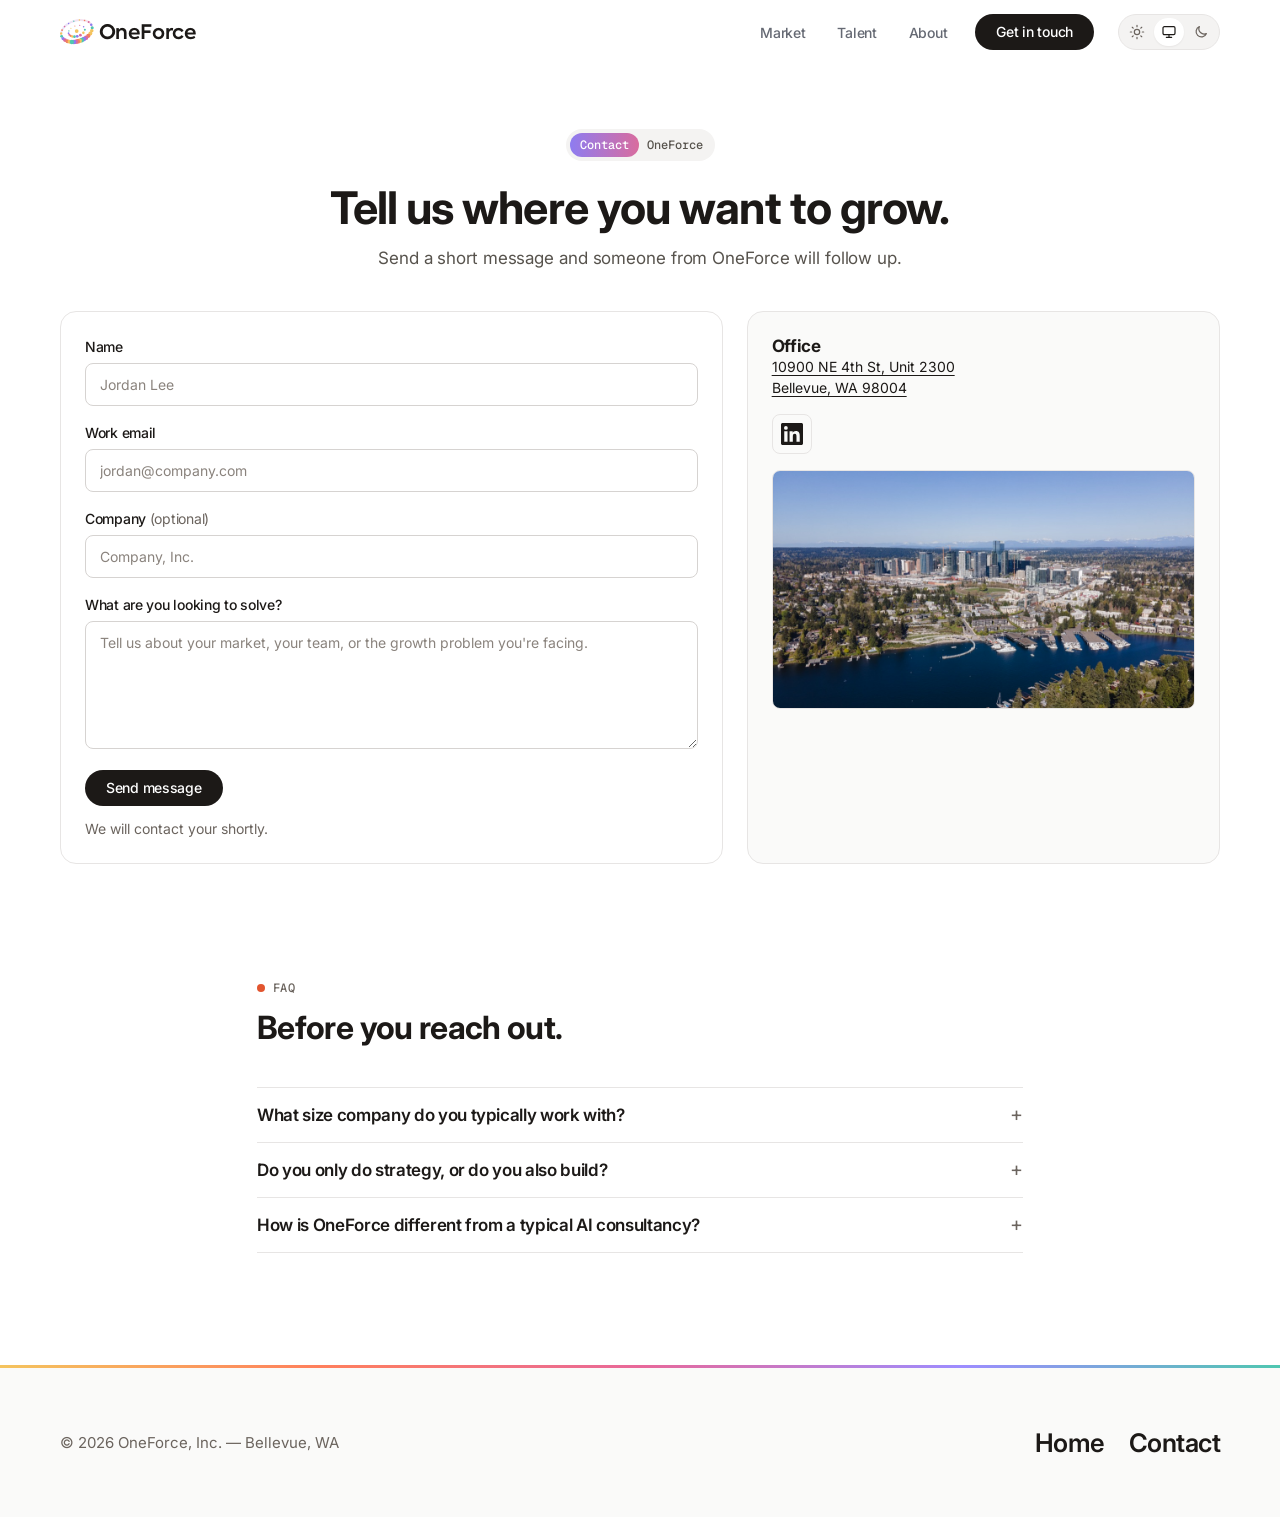
<file: contact.html>
<!doctype html>
<html lang="en">
<head>
<meta charset="utf-8" />
<meta name="viewport" content="width=device-width, initial-scale=1" />
<title>Contact — OneForce</title>
<link rel="icon" type="image/svg+xml" href="favicon.svg" />
<link rel="icon" type="image/png" sizes="32x32" href="favicon-32.png" />
<link rel="icon" href="favicon.ico" sizes="48x48" />
<link rel="apple-touch-icon" href="apple-touch-icon.png" />
<meta name="description" content="OneForce deploys agentic AI to map your market's hidden opportunity, and the talent to capture it." />
<meta property="og:type" content="website" />
<meta property="og:title" content="Contact — OneForce" />
<meta property="og:description" content="OneForce deploys agentic AI to map your market's hidden opportunity, and the talent to capture it." />
<meta property="og:image" content="https://www.oneforce.com/og-image-v2.png" />
<meta property="og:image:width" content="1200" />
<meta property="og:image:height" content="630" />
<meta property="og:image:alt" content="OneForce — See the fortune inside your market" />
<meta property="og:url" content="https://www.oneforce.com/contact.html" />
<meta name="twitter:image" content="https://www.oneforce.com/og-image-v2.png" />
<meta name="twitter:card" content="summary_large_image" />
<link rel="preconnect" href="https://fonts.googleapis.com" />
<link rel="preconnect" href="https://fonts.gstatic.com" crossorigin />
<link href="https://fonts.googleapis.com/css2?family=Inter:wght@400;500;600;700&family=Geist+Mono:wght@500&display=swap" rel="stylesheet" />
<link rel="stylesheet" href="styles.css" />
<script>(function(){try{var m=localStorage.getItem('of-theme');if(m==='light'||m==='dark')document.documentElement.setAttribute('data-theme',m)}catch(e){}})()</script>
<meta name="color-scheme" content="light dark" />
<meta name="theme-color" content="#FFFFFF" media="(prefers-color-scheme: light)" />
<meta name="theme-color" content="#18324B" media="(prefers-color-scheme: dark)" />
</head>
<body>
<a class="skip" href="#main">Skip to content</a>
<header class="nav"><div class="wrap">
  <a class="brand" href="index.html"><svg class="mark" aria-hidden="true" xmlns="http://www.w3.org/2000/svg" viewBox="56 124 432 323"><defs><linearGradient id="bg" x1="0" y1="0" x2="1" y2="0"><stop offset="0" stop-color="#8E7CF0"/><stop offset="1" stop-color="#D96C9E"/></linearGradient></defs><ellipse cx="270" cy="278" rx="205" ry="132" transform="rotate(-18.0 270 278)" fill="none" stroke="url(#bg)" stroke-opacity="0.2" stroke-width="26"/><circle cx="304.7" cy="137.9" r="9.3" fill="#F4C45E" fill-opacity="1"/><circle cx="371.3" cy="142.6" r="10.5" fill="#F0805F" fill-opacity="1"/><circle cx="232.9" cy="151.3" r="9.0" fill="#4FC7B0" fill-opacity="1"/><circle cx="423.8" cy="163.6" r="12.8" fill="#D96C9E" fill-opacity="1"/><circle cx="166.6" cy="180.8" r="9.2" fill="#8E7CF0" fill-opacity="1"/><circle cx="456.6" cy="196.5" r="15.9" fill="#8E7CF0" fill-opacity="1"/><circle cx="114.7" cy="221.3" r="10.2" fill="#D96C9E" fill-opacity="1"/><circle cx="469.0" cy="235.4" r="19.3" fill="#4FC7B0" fill-opacity="1"/><circle cx="82.5" cy="266.3" r="12.3" fill="#F0805F" fill-opacity="1"/><circle cx="463.6" cy="274.7" r="22.6" fill="#F4C45E" fill-opacity="1"/><circle cx="70.9" cy="309.6" r="15.0" fill="#F4C45E" fill-opacity="1"/><circle cx="445.4" cy="310.4" r="25.3" fill="#F4C45E" fill-opacity="1"/><circle cx="419.6" cy="340.4" r="27.3" fill="#F0805F" fill-opacity="1"/><circle cx="77.0" cy="346.8" r="18.0" fill="#4FC7B0" fill-opacity="1"/><circle cx="390.7" cy="364.1" r="28.7" fill="#D96C9E" fill-opacity="1"/><circle cx="95.8" cy="375.6" r="20.9" fill="#8E7CF0" fill-opacity="1"/><circle cx="361.6" cy="381.9" r="29.5" fill="#8E7CF0" fill-opacity="1"/><circle cx="333.9" cy="395.0" r="29.9" fill="#4FC7B0" fill-opacity="1"/><circle cx="122.0" cy="395.9" r="23.5" fill="#D96C9E" fill-opacity="1"/><circle cx="307.9" cy="404.5" r="30.0" fill="#F4C45E" fill-opacity="1"/><circle cx="151.3" cy="408.7" r="25.5" fill="#F0805F" fill-opacity="1"/><circle cx="283.3" cy="411.1" r="29.9" fill="#F0805F" fill-opacity="1"/><circle cx="259.2" cy="415.6" r="29.5" fill="#D96C9E" fill-opacity="1"/><circle cx="180.6" cy="415.7" r="27.1" fill="#F4C45E" fill-opacity="1"/><circle cx="234.5" cy="418.1" r="29.0" fill="#8E7CF0" fill-opacity="1"/><circle cx="208.5" cy="418.4" r="28.2" fill="#4FC7B0" fill-opacity="1"/><circle cx="309.4" cy="205.7" r="7.4" fill="#D96C9E" fill-opacity="1"/><circle cx="246.7" cy="214.1" r="7.0" fill="#F0805F" fill-opacity="1"/><circle cx="358.9" cy="224.1" r="9.6" fill="#8E7CF0" fill-opacity="1"/><circle cx="196.0" cy="242.3" r="7.4" fill="#F4C45E" fill-opacity="1"/><circle cx="374.7" cy="261.8" r="13.0" fill="#4FC7B0" fill-opacity="1"/><circle cx="169.8" cy="276.3" r="8.9" fill="#4FC7B0" fill-opacity="1"/><circle cx="355.9" cy="301.9" r="16.1" fill="#F4C45E" fill-opacity="1"/><circle cx="165.8" cy="305.4" r="10.9" fill="#8E7CF0" fill-opacity="1"/><circle cx="175.5" cy="326.2" r="12.9" fill="#D96C9E" fill-opacity="1"/><circle cx="317.7" cy="331.4" r="17.7" fill="#D96C9E" fill-opacity="1"/><circle cx="192.4" cy="339.7" r="14.6" fill="#F0805F" fill-opacity="1"/><circle cx="276.6" cy="346.7" r="17.9" fill="#8E7CF0" fill-opacity="1"/><circle cx="214.1" cy="347.8" r="16.1" fill="#F4C45E" fill-opacity="1"/><circle cx="241.6" cy="350.8" r="17.2" fill="#4FC7B0" fill-opacity="1"/><circle cx="270.0" cy="278.0" r="24.0" fill="#F4C45E" fill-opacity="1"/></svg><span>OneForce</span></a>
  <a href="index.html#intelligence" class="l">Market</a>
  <a href="index.html#talent" class="l">Talent</a>
  <a href="index.html#about" class="l">About</a>
  <a href="contact.html" class="btn btn-dark" aria-current="page">Get in touch</a>
<div class="theme" role="group" aria-label="Colour theme">
    <button type="button" data-mode="light" aria-pressed="false" aria-label="Light theme" title="Light"><svg viewBox="0 0 24 24" aria-hidden="true"><circle cx="12" cy="12" r="4"/><path d="M12 2v2M12 20v2M4.9 4.9l1.4 1.4M17.7 17.7l1.4 1.4M2 12h2M20 12h2M4.9 19.1l1.4-1.4M17.7 6.3l1.4-1.4"/></svg></button>
    <button type="button" data-mode="system" aria-pressed="false" aria-label="System theme" title="System"><svg viewBox="0 0 24 24" aria-hidden="true"><rect x="3" y="4" width="18" height="12" rx="2"/><path d="M8 20h8M12 16v4"/></svg></button>
    <button type="button" data-mode="dark" aria-pressed="false" aria-label="Dark theme" title="Dark"><svg viewBox="0 0 24 24" aria-hidden="true"><path d="M20 14.5A8 8 0 0 1 9.5 4a8 8 0 1 0 10.5 10.5z"/></svg></button>
  </div>
<button type="button" class="menu-btn" id="menu-btn" aria-expanded="false" aria-controls="mnav" aria-label="Menu"><svg viewBox="0 0 24 24" aria-hidden="true"><path d="M4 7h16M4 12h16M4 17h16"/></svg></button>
</div>
<nav class="mnav" id="mnav" aria-label="Sections">
  <a href="index.html#intelligence" class="l">Market</a>
  <a href="index.html#talent" class="l">Talent</a>
  <a href="index.html#about" class="l">About</a>
  <a href="contact.html" class="l">Contact</a>
  <div class="theme" role="group" aria-label="Colour theme">
    <button type="button" data-mode="light" aria-pressed="false" aria-label="Light theme" title="Light"><svg viewBox="0 0 24 24" aria-hidden="true"><circle cx="12" cy="12" r="4"/><path d="M12 2v2M12 20v2M4.9 4.9l1.4 1.4M17.7 17.7l1.4 1.4M2 12h2M20 12h2M4.9 19.1l1.4-1.4M17.7 6.3l1.4-1.4"/></svg></button>
    <button type="button" data-mode="system" aria-pressed="false" aria-label="System theme" title="System"><svg viewBox="0 0 24 24" aria-hidden="true"><rect x="3" y="4" width="18" height="12" rx="2"/><path d="M8 20h8M12 16v4"/></svg></button>
    <button type="button" data-mode="dark" aria-pressed="false" aria-label="Dark theme" title="Dark"><svg viewBox="0 0 24 24" aria-hidden="true"><path d="M20 14.5A8 8 0 0 1 9.5 4a8 8 0 1 0 10.5 10.5z"/></svg></button>
  </div>
</nav></header>
<main id="main">
<section class="page-hero wrap" data-od-id="hero">
  <span class="eyebrow"><b>Contact</b>OneForce</span>
  <h1>Tell us where you want to grow.</h1>
  <p class="lede">Send a short message and someone from OneForce will follow up.</p>
</section>

<section class="wrap" data-od-id="contact-main">
  <div class="contact-grid">
    <div class="panel">
      <form id="contact-form" novalidate>
        <div class="form-field">
          <label for="f-name">Name</label>
          <input type="text" id="f-name" name="name" enterkeyhint="next" placeholder="Jordan Lee" autocomplete="name" />
          <p class="form-error">Please enter your name.</p>
        </div>
        <div class="form-field">
          <label for="f-email">Work email</label>
          <input type="email" id="f-email" name="email" inputmode="email" autocapitalize="off" spellcheck="false" enterkeyhint="next" placeholder="jordan@company.com" autocomplete="email" />
          <p class="form-error">Please enter a valid email address.</p>
        </div>
        <div class="form-field">
          <label for="f-company">Company <span>(optional)</span></label>
          <input type="text" id="f-company" name="company" placeholder="Company, Inc." autocomplete="organization" />
        </div>
        <div class="form-field">
          <label for="f-message">What are you looking to solve?</label>
          <textarea id="f-message" name="message" placeholder="Tell us about your market, your team, or the growth problem you're facing."></textarea>
          <p class="form-error">Tell us a little more — a sentence or two is enough.</p>
        </div>
        <button type="submit" class="btn btn-dark">Send message</button>
        <p class="form-note">We will contact your shortly.</p>
        <div class="form-status" id="form-status" role="status"></div>
      </form>
    </div>

    <aside class="panel soft info">
      <h2 style="font-size:17px;line-height:20px;letter-spacing:-.34px">Office</h2>
      <p style="margin-bottom:16px"><a href="https://www.google.com/maps/search/?api=1&amp;query=10900+NE+4th+St+Bellevue+WA+98004" target="_blank" rel="noopener">10900 NE 4th St, Unit 2300<br />Bellevue, WA 98004</a></p>
      <a class="li-link" href="https://www.linkedin.com/company/oneforceinc/" target="_blank" rel="noopener" aria-label="OneForce on LinkedIn"><svg viewBox="0 0 24 24" width="22" height="22" fill="currentColor" aria-hidden="true"><path d="M20.45 20.45h-3.56v-5.57c0-1.33-.03-3.04-1.85-3.04-1.86 0-2.14 1.45-2.14 2.94v5.67H9.34V9h3.41v1.56h.05c.48-.9 1.64-1.85 3.37-1.85 3.6 0 4.27 2.37 4.27 5.45v6.29zM5.34 7.43a2.06 2.06 0 1 1 0-4.12 2.06 2.06 0 0 1 0 4.12zM7.12 20.45H3.56V9h3.56v11.45zM22.22 0H1.77C.79 0 0 .77 0 1.73v20.54C0 23.23.79 24 1.77 24h20.45c.98 0 1.78-.77 1.78-1.73V1.73C24 .77 23.2 0 22.22 0z"/></svg></a>
      <img class="city" src="assets/bellevue.jpg" width="1000" height="563" alt="Aerial view of downtown Bellevue and Meydenbauer Bay" loading="lazy" />
    </aside>
  </div>
</section>

<section class="band wrap narrow" data-od-id="faq">
  <span class="tag">FAQ</span>
  <h2 style="margin-top:12px">Before you reach out.</h2>
  <div class="faq">
    <details><summary>What size company do you typically work with?</summary>
      <p>We work with small- and medium-sized businesses, fast-growing startups, and enterprises across industries - companies that are ready to unleash the full power of agentic AI.</p></details>
    <details><summary>Do you only do strategy, or do you also build?</summary>
      <p>Both. We prioritize an AI-adoption roadmap by impact and ROI, then steer the AI transformation and build custom solutions as software-as-a-service.</p></details>
    <details><summary>How is OneForce different from a typical AI consultancy?</summary>
      <p>We combine transformation-level business dialogue with deep technical roots — the team has enterprise IT-deployment and product-engineering backgrounds from companies like Apple, Microsoft, HP, Intel, and Amazon, plus serial-entrepreneurship experience scaling startups past $100M in revenue.</p></details>
  </div>
</section>
<div style="height:112px"></div>
</main>
<footer class="foot"><div class="wrap">
  <span>© 2026 OneForce, Inc. — Bellevue, WA</span>
  <nav aria-label="Footer"><a href="index.html">Home</a><a href="contact.html">Contact</a></nav>
</div></footer>
<script>
(function(){
  var root=document.documentElement,btns=document.querySelectorAll('.theme button');
  function cur(){try{var m=localStorage.getItem('of-theme');return m==='light'||m==='dark'?m:'system'}catch(e){return 'system'}}
  function paint(m){btns.forEach(function(b){b.setAttribute('aria-pressed',String(b.dataset.mode===m))})}
  function set(m){
    if(m==='system')root.removeAttribute('data-theme');else root.setAttribute('data-theme',m);
    try{if(m==='system')localStorage.removeItem('of-theme');else localStorage.setItem('of-theme',m)}catch(e){}
    paint(m);
  }
  btns.forEach(function(b){b.addEventListener('click',function(){set(b.dataset.mode)})});
  paint(cur());
})();
</script>
<script>
(function () {
  // ---------- contact form ----------
  // Deployed as a Google Apps Script Web App bound to the intake Sheet —
  // it appends a row and emails the notify address in one doPost(). See
  // the Code.gs shared alongside this file for the exact script.
  var SHEET_ENDPOINT = 'https://script.google.com/macros/s/AKfycbzWoucciRr1GAkGWt4qey-22a7hxx4Ns76UbYdkIoBStPXYkrtLNIcgG5QmvM5SS-G2/exec';

  var form = document.getElementById('contact-form');
  if (!form) return;
  var status = document.getElementById('form-status');
  var submitBtn = form.querySelector('button[type="submit"]');
  var submitLabel = submitBtn ? submitBtn.textContent : 'Send message';

  function setInvalid(field, invalid) {
    field.closest('.form-field').classList.toggle('invalid', invalid);
  }

  form.addEventListener('submit', function (e) {
    e.preventDefault();
    var name = form.querySelector('#f-name');
    var email = form.querySelector('#f-email');
    var company = form.querySelector('#f-company');
    var message = form.querySelector('#f-message');
    var emailOk = /^[^\s@]+@[^\s@]+\.[^\s@]+$/.test(email.value.trim());
    var nameOk = name.value.trim().length > 1;
    var messageOk = message.value.trim().length > 8;

    setInvalid(name, !nameOk);
    setInvalid(email, !emailOk);
    setInvalid(message, !messageOk);

    if (!nameOk || !emailOk || !messageOk) {
      status.textContent = 'Please fill in your name, a valid email, and a short message.';
      status.className = 'form-status show';
      return;
    }

    var payload = new FormData();
    payload.append('name', name.value.trim());
    payload.append('email', email.value.trim());
    payload.append('company', company.value.trim());
    payload.append('message', message.value.trim());
    payload.append('page', location.href);
    payload.append('submittedAt', new Date().toISOString());

    if (submitBtn) { submitBtn.disabled = true; submitBtn.textContent = 'Sending…'; }

    // mode: 'no-cors' — Apps Script Web Apps don't return CORS headers, so
    // the response is opaque. That's fine: the script has already appended
    // the row and sent the email server-side by the time fetch resolves.
    // A network-level failure (offline, wrong URL, script not deployed)
    // still rejects the promise and falls into .catch below.
    fetch(SHEET_ENDPOINT, { method: 'POST', mode: 'no-cors', body: payload })
      .then(function () {
        form.reset();
        status.textContent = 'Thanks — your message is on its way. We typically reply within one business day.';
        status.className = 'form-status show ok';
      })
      .catch(function () {
        status.textContent = 'Something went wrong sending your message — please email us directly or reach out via LinkedIn.';
        status.className = 'form-status show';
      })
      .then(function () {
        if (submitBtn) { submitBtn.disabled = false; submitBtn.textContent = submitLabel; }
      });
  });
})();
</script>
<script>
(function(){var b=document.getElementById('menu-btn'),n=document.getElementById('mnav');if(!b||!n)return;
  function t(o){n.classList.toggle('open',o);b.setAttribute('aria-expanded',String(o))}
  b.addEventListener('click',function(){t(!n.classList.contains('open'))});
  n.addEventListener('click',function(e){if(e.target.closest('a'))t(false)});
  document.addEventListener('keydown',function(e){if(e.key==='Escape')t(false)});
})();
</script>
</body>
</html>
</file>
<file: styles.css>
/* OneForce website design 2 - the GitBook look end to end (DSG-00009 v2 measurements + v1 palette),
   carrying the current OneForce copy. Light, dark and system themes (the reference has no dark theme; the dark palette is ours).
   States and motion are additions, not measurements. */
:root{
  color-scheme:light;
  --ink:#1C1917; --ink-2:#57534D; --muted:#6B645E; --page:#FFFFFF; --soft:#FAFAF9; --soft-2:#F4F3F2; --pill:#EFEEED;
  --line:#E7E5E4; --accent:#001FEA; --accent-ink:#0018B8;
  --f-sans:'Inter',-apple-system,BlinkMacSystemFont,'Segoe UI',system-ui,sans-serif;
  --f-mono:'Geist Mono',ui-monospace,'SF Mono',Menlo,monospace;
  --s4:4px;--s6:6px;--s8:8px;--s10:10px;--s12:12px;--s14:14px;--s16:16px;--s20:20px;--s24:24px;--s40:40px;--s64:64px;--s112:112px;
  --r-tiny:4px;--r-small:8px;--r-card:16px;--r-input:99px;--r-pill:999px;
  --container:1160px;--narrow:766px;--wide:1345px;--gutter:20px;--gap:112px;
  --nav-bg:rgba(255,255,255,.88);--chip:#fff;--btn-dark-hover:#3b3532;--btn-light-hover:#E4E2E0;--card-hover:#D6D3D1;--input-line:#D6D3D1;--input-line-hover:#A8A29E;--placeholder:#8A837D;--on-ink:#fff;--shadow:rgba(28,25,23,.06);--focus-ring:rgba(28,25,23,.14);--glow-a:rgba(0,31,234,.16);--glow-b:rgba(0,31,234,.09);--glow-c:rgba(28,25,23,.05);--glow-d:rgba(0,31,234,.12);--err:#C9403B;--err-bg:#FEF3F2;--ok:#05603A;--ok-bg:#ECFDF3;--logo-filter:none;--nav-link:#656973;
  --t:200ms;--ease:cubic-bezier(.2,0,0,1);
}
@media (prefers-color-scheme:dark){:root:not([data-theme=light]){
  color-scheme:dark;
  --ink:#F5F4F2; --ink-2:#B8C7D6; --muted:#8FA3B7; --page:#18324B; --soft:#21425F; --soft-2:#2A4E6E; --pill:#2F5578;
  --line:#2C4A68; --accent:#001FEA; --accent-ink:#8FA2FF;
  --nav-bg:rgba(24,50,75,.88);--chip:#21425F;--btn-dark-hover:#FFFFFF;--btn-light-hover:#35312E;--card-hover:#4A4541;--input-line:#4A4541;--input-line-hover:#6B645E;--placeholder:#8A837D;--on-ink:#18324B;--shadow:rgba(0,0,0,.45);--focus-ring:rgba(245,244,242,.25);--glow-a:rgba(0,31,234,.22);--glow-b:rgba(0,31,234,.12);--glow-c:rgba(245,244,242,.05);--glow-d:rgba(0,31,234,.16);--err:#F97066;--err-bg:#3A1B18;--ok:#47CD89;--ok-bg:#12261C;--logo-filter:invert(1) brightness(.92);--nav-link:#A8A29E;
}}
:root[data-theme=dark]{
  color-scheme:dark;
  --ink:#F5F4F2; --ink-2:#B8C7D6; --muted:#8FA3B7; --page:#18324B; --soft:#21425F; --soft-2:#2A4E6E; --pill:#2F5578;
  --line:#2C4A68; --accent:#001FEA; --accent-ink:#8FA2FF;
  --nav-bg:rgba(24,50,75,.88);--chip:#21425F;--btn-dark-hover:#FFFFFF;--btn-light-hover:#35312E;--card-hover:#4A4541;--input-line:#4A4541;--input-line-hover:#6B645E;--placeholder:#8A837D;--on-ink:#18324B;--shadow:rgba(0,0,0,.45);--focus-ring:rgba(245,244,242,.25);--glow-a:rgba(0,31,234,.22);--glow-b:rgba(0,31,234,.12);--glow-c:rgba(245,244,242,.05);--glow-d:rgba(0,31,234,.16);--err:#F97066;--err-bg:#3A1B18;--ok:#47CD89;--ok-bg:#12261C;--logo-filter:invert(1) brightness(.92);--nav-link:#A8A29E;
}
*{box-sizing:border-box}
html{scroll-behavior:smooth}
body{margin:0;background:var(--page);color:var(--ink);font-family:var(--f-sans);font-size:14px;line-height:21px;-webkit-font-smoothing:antialiased;overflow-x:hidden}
img{max-width:100%;display:block}
a{color:inherit}
h1,h2,h3,h4,h5{margin:0;font-weight:700;color:var(--ink)}
h1{font-size:29px;line-height:1;letter-spacing:-.58px}
h2{font-size:26px;line-height:1.2;letter-spacing:-.52px}
h3{font-size:17px;line-height:20.4px;letter-spacing:-.34px}
p{margin:0}
.lede{font-size:17px;line-height:25px;color:var(--ink-2);letter-spacing:-.1px}
.skip{position:fixed;left:16px;top:-80px;z-index:400;padding:12px 20px;border-radius:var(--r-pill);background:var(--ink);color:var(--on-ink);font-weight:500;text-decoration:none;transition:top 120ms var(--ease)}
.skip:focus{top:16px}
:focus-visible{outline:2px solid var(--ink);outline-offset:3px;border-radius:var(--r-small)}
.wrap{width:100%;max-width:calc(var(--container) + 2*var(--gutter));margin:0 auto;padding:0 var(--gutter)}
.narrow{max-width:calc(var(--narrow) + 2*var(--gutter))}
.band{padding-top:var(--gap)}
.center{text-align:center}

/* theme switch: light / dark / system */
.theme{flex:none;display:inline-flex;gap:2px;padding:3px;border-radius:var(--r-pill);background:var(--soft-2);border:1px solid var(--line)}
.theme button{all:unset;box-sizing:border-box;width:30px;height:28px;border-radius:var(--r-pill);display:grid;place-items:center;cursor:pointer;color:var(--muted);transition:background var(--t) var(--ease),color var(--t) var(--ease)}
.theme button:hover{color:var(--ink)}
.theme button[aria-pressed=true]{background:var(--page);color:var(--ink);box-shadow:0 1px 2px var(--shadow)}
.theme button:focus-visible{outline:2px solid var(--ink);outline-offset:2px}
.theme svg{width:16px;height:16px;fill:none;stroke:currentColor;stroke-width:1.8;stroke-linecap:round;stroke-linejoin:round}

/* top nav */
.nav{position:sticky;top:0;z-index:100;background:var(--nav-bg);backdrop-filter:saturate(1.4) blur(12px);border-bottom:1px solid transparent}
.nav .wrap{display:flex;align-items:center;gap:var(--s24);height:64px}
.brand{font-weight:700;font-size:17px;letter-spacing:-.34px;text-decoration:none;margin-right:auto;display:flex;align-items:center;gap:var(--s8)}
.brand i{width:20px;height:20px;background:url("data:image/svg+xml,%3Csvg xmlns='http://www.w3.org/2000/svg' viewBox='30 35 475 475'%3E%3ClinearGradient id='g' x1='0' y1='0' x2='1' y2='0'%3E%3Cstop offset='0' stop-color='%238E7CF0'/%3E%3Cstop offset='1' stop-color='%23D96C9E'/%3E%3C/linearGradient%3E%3Cpath fill='url(%23g)' d='M35 235 L486 44 Q502 38 502 56 L502 458 L35 503 Z'/%3E%3C/svg%3E") center/contain no-repeat;display:inline-block}
.nav a.l{color:var(--nav-link);font-weight:500;letter-spacing:-.28px;text-decoration:none;padding:8px 4px;display:none;transition:color var(--t) var(--ease)}
.nav a.l:hover{color:var(--ink)}
.nav a.l[aria-current=page]{color:var(--ink)}

/* buttons: pill, 14/500 */
.btn{display:inline-flex;align-items:center;justify-content:center;gap:var(--s8);padding:var(--s10) var(--s20);border-radius:var(--r-pill);font:500 14px/14px var(--f-sans);letter-spacing:-.28px;text-decoration:none;border:1px solid transparent;cursor:pointer;transition:background var(--t) var(--ease),transform 120ms var(--ease)}
.btn:active{transform:translateY(1px)}
.btn-dark{background:var(--ink);color:var(--on-ink)}
.btn-dark:hover{background:var(--btn-dark-hover)}
.btn-light{background:var(--pill);color:var(--ink)}
.btn-light:hover{background:var(--btn-light-hover)}
.btn[disabled]{opacity:.6;cursor:default}

/* eyebrow badge */
.eyebrow{display:inline-flex;align-items:center;gap:var(--s8);padding:var(--s4) var(--s12) var(--s4) var(--s4);border-radius:var(--r-pill);background:var(--soft-2);font:500 12px/16px var(--f-mono);color:var(--ink-2);letter-spacing:0}
.eyebrow b{background:var(--accent);color:#fff;border-radius:var(--r-pill);padding:var(--s4) var(--s10);font-weight:500}
.tag{font:500 12px/16px var(--f-mono);color:var(--muted);text-transform:uppercase;letter-spacing:.04em}

/* hero */
.hero{position:relative;padding-top:var(--s64);text-align:center;isolation:isolate}
.hero::before{content:"";position:absolute;top:0;left:50%;width:100vw;transform:translateX(-50%);height:640px;z-index:-1;background:
 radial-gradient(520px 320px at 18% 20%,var(--glow-a),transparent 70%),
 radial-gradient(520px 340px at 84% 10%,var(--glow-b),transparent 70%),
 radial-gradient(700px 300px at 50% 0,var(--glow-c),transparent 70%)}
.hero h1{margin:var(--s24) auto var(--s20);max-width:700px}
.hero .lede{max-width:560px;margin:0 auto}
.actions{display:flex;gap:var(--s12);justify-content:center;flex-wrap:wrap;margin-top:var(--s24)}

/* logo strip (integration strip) */
.strip{border:1px solid var(--line);border-radius:var(--r-card);background:var(--soft);padding:var(--s24) var(--s24) var(--s40);text-align:center}
.strip p.tag{margin-bottom:var(--s24)}
.logos{display:flex;flex-wrap:wrap;justify-content:center;gap:var(--s12)}
.logo-chip{background:var(--chip);border:1px solid var(--line);border-radius:var(--r-small);height:64px;width:calc(50% - 6px);display:flex;align-items:center;justify-content:center}
.logo-item{display:flex;align-items:center;justify-content:center;gap:10px;height:64px;width:calc(50% - 6px);font-weight:600;font-size:19px;color:var(--ink,inherit)}
.band .strip:has(.logo-item){border:0;background:transparent;padding-top:var(--s16);padding-bottom:var(--s16)}
.logo-item svg{height:28px;width:28px;flex:none}
.logo-chip img{height:26px;width:auto;max-width:96px;opacity:.9;filter:var(--logo-filter)}

/* quote */
.quote h2{font-size:26px;line-height:1.2}
.quote h2 em{font-style:normal;color:var(--ink-2)}
.quote .tag{display:block;margin-bottom:var(--s20)}

/* feature split */
.split{display:grid;gap:var(--s40);align-items:center}
.split h2{margin:var(--s12) 0 var(--s16)}
.split ul{list-style:none;margin:var(--s20) 0 0;padding:0;display:grid;gap:var(--s10)}
.split li{display:flex;gap:var(--s10);color:var(--ink)}
.split li::before{content:"";flex:none;width:6px;height:6px;margin-top:8px;border-radius:99px;background:var(--accent)}
.frame{border-radius:var(--r-card);overflow:hidden;background:#0b0d12;border:1px solid var(--line)}
.frame img{width:100%;height:auto}

/* cards */
.cards{display:grid;gap:var(--s16);margin-top:var(--s40)}
.card{border:1px solid var(--line);border-radius:var(--r-card);background:var(--page);padding:var(--s24);display:flex;flex-direction:column;gap:var(--s12);transition:border-color var(--t) var(--ease),box-shadow var(--t) var(--ease),transform var(--t) var(--ease)}
.card:hover{border-color:var(--card-hover);box-shadow:0 8px 24px var(--shadow);transform:translateY(-2px)}
.card .ico{width:36px;height:36px;border-radius:var(--r-small);background:var(--soft-2);display:grid;place-items:center;font:500 13px/1 var(--f-mono);color:var(--ink)}
.card p{color:var(--ink-2)}
.card .tag{margin-top:auto;padding-top:var(--s12)}

/* stats */
.stats{display:grid;gap:var(--s24);margin-top:var(--s40)}
.stat{border-top:1px solid var(--ink);padding-top:var(--s16)}
.stat .n{font-size:45px;line-height:45px;letter-spacing:-.9px;font-weight:700}
.stat p{margin-top:var(--s10);color:var(--ink-2)}

/* wide quote band (leadership) */
.wideband{max-width:calc(var(--wide) + 2*var(--gutter));margin:var(--gap) auto 0;padding:0 var(--gutter)}
.leader{background:var(--soft);border:1px solid var(--line);border-radius:var(--r-card);padding:var(--s40) var(--s24);display:grid;gap:var(--s24)}
.leader p.big{font-size:20px;line-height:26px;letter-spacing:-.4px;font-weight:600;color:var(--ink)}
.leader .logos{justify-content:flex-start;margin-top:var(--s8)}

/* closing */
.closing{position:relative;text-align:center;isolation:isolate;padding:var(--s112) 0 var(--s64);margin-top:var(--gap);background:var(--soft)}
.closing::before{content:"";position:absolute;inset:0;z-index:-1;background:radial-gradient(600px 260px at 50% 0,var(--glow-d),transparent 70%)}
.closing h2{max-width:560px;margin:var(--s20) auto var(--s12)}
.contact-row{display:flex;gap:var(--s24);justify-content:center;flex-wrap:wrap;margin-top:var(--s40);color:var(--ink-2)}
.contact-row a{font-weight:500;text-decoration:underline;text-underline-offset:3px}

/* footer */
.foot{background:var(--soft);border-top:1px solid var(--line);padding:var(--s40) 0;color:var(--muted)}
.foot .wrap{display:flex;flex-wrap:wrap;gap:var(--s16) var(--s40);justify-content:space-between}
.foot a{text-decoration:none;color:var(--ink-2)}
.foot a:hover{color:var(--ink)}
.foot nav{display:flex;gap:var(--s24)}

/* reveal (addition) */
.rv{opacity:0;transform:translateY(12px);transition:opacity 400ms var(--ease),transform 400ms var(--ease)}
.rv.in{opacity:1;transform:none}

/* contact page */
.page-hero{padding-top:var(--s64);text-align:center}
.page-hero h1{margin:var(--s24) auto var(--s16);max-width:640px}
.contact-grid{display:grid;gap:var(--s24);margin-top:var(--s40)}
.panel{border:1px solid var(--line);border-radius:var(--r-card);background:var(--page);padding:var(--s24)}
.panel.soft{background:var(--soft)}
.form-field{margin-bottom:var(--s16)}
.form-field label{display:block;font-weight:500;letter-spacing:-.28px;margin-bottom:var(--s6)}
.form-field label span{color:var(--muted);font-weight:400}
input,textarea{width:100%;font:400 14px/21px var(--f-sans);color:var(--ink);background:var(--page);border:1px solid var(--input-line);border-radius:var(--r-small);padding:var(--s10) var(--s14);transition:border-color var(--t) var(--ease),box-shadow var(--t) var(--ease)}
textarea{min-height:128px;resize:vertical}
input::placeholder,textarea::placeholder{color:var(--placeholder)}
input:hover,textarea:hover{border-color:var(--input-line-hover)}
input:focus-visible,textarea:focus-visible{outline:none;border-color:var(--ink);box-shadow:0 0 0 3px var(--focus-ring)}
.form-error{display:none;color:var(--err);font-size:13px;margin-top:var(--s6)}
.form-field.invalid input,.form-field.invalid textarea{border-color:var(--err)}
.form-field.invalid .form-error{display:block}
.form-note{margin-top:var(--s12);color:var(--muted)}
.form-status{display:none;margin-top:var(--s12);padding:var(--s12) var(--s14);border-radius:var(--r-small);background:var(--err-bg);color:var(--err)}
.form-status.show{display:block}
.form-status.ok{background:var(--ok-bg);color:var(--ok)}
.info h3{margin-bottom:var(--s10)}
.info .row{display:flex;justify-content:space-between;gap:var(--s16);padding:var(--s10) 0;border-top:1px solid var(--line)}
.info .k{color:var(--muted)}
.info .note{margin-top:var(--s16);padding-top:var(--s16);border-top:1px solid var(--line);color:var(--ink-2)}
.info a{text-decoration:underline;text-underline-offset:3px}
.faq{margin-top:var(--s40);border-top:1px solid var(--line)}
details{border-bottom:1px solid var(--line);padding:var(--s16) 0}
summary{cursor:pointer;font-weight:600;font-size:17px;line-height:22px;letter-spacing:-.34px;list-style:none;display:flex;justify-content:space-between;gap:var(--s16)}
summary::-webkit-details-marker{display:none}
summary::after{content:"+";font-weight:400;font-size:20px;line-height:20px;color:var(--muted)}
details[open] summary::after{content:"–"}
details p{margin-top:var(--s10);color:var(--ink-2)}

/* >= 810 tablet */
@media (min-width:810px){
  :root{--gutter:40px}
  h1{font-size:45px;letter-spacing:-.9px}
  h2{font-size:32px;line-height:38.4px;letter-spacing:-.64px}
  .quote h2{font-size:32px}
  .nav a.l{display:inline-block}
  .hero{padding-top:112px}
  .logo-chip,.logo-item{width:calc(33.333% - 8px)}
  .split{grid-template-columns:1fr 1fr;gap:64px}
  .split.rev .copy{order:2}
  .cards{grid-template-columns:repeat(3,1fr)}
  .stats{grid-template-columns:repeat(3,1fr)}
  .leader{padding:var(--s64) var(--s64)}
  .contact-grid{grid-template-columns:1.4fr 1fr}
}
@media (min-width:1200px){ .logo-chip,.logo-item{width:calc(16.666% - 10px)} .leader .logos{gap:var(--s12)} }
@media (min-width:1600px){ :root{--container:1240px} }
@media (prefers-reduced-motion:reduce){ html{scroll-behavior:auto} .rv{opacity:1;transform:none;transition:none} .card,.btn{transition:none} .card:hover{transform:none} }

/* hero background: drawn dot field carried over from design-4 (animation only) */
#field{position:absolute;top:0;left:50%;transform:translateX(-50%);width:100vw;height:100%;z-index:-1;pointer-events:none}
.hero{overflow:visible}
.hero>*:not(#field){position:relative}

/* hero tall enough for the whole ring, centred around the text */
.hero{min-height:600px;display:flex;flex-direction:column;align-items:center;justify-content:center;padding-top:var(--s64);padding-bottom:var(--s64)}
.hero .actions{justify-content:center}
@media (max-width:700px){.hero{min-height:620px}}
.leader .strip{margin-top:var(--s24);padding-left:0;padding-right:0}

/* design-7: the colours of the hero ring carried through the page.
   gold, coral, violet, pink, teal = the five bands of the ring. Light and dark each get a tuned set (text-safe on white, bright on navy). */
:root{--c1:#B7791F;--c2:#E2552F;--c3:#6B4FE0;--c4:#C93E7C;--c5:#0E8F78;
  --c1-bg:rgba(244,196,94,.28);--c2-bg:rgba(255,127,92,.20);--c3-bg:rgba(157,140,255,.22);--c4-bg:rgba(232,104,154,.18);--c5-bg:rgba(79,199,176,.22);
  --c1-f:#F4C45E;--c2-f:#FF7F5C;--c3-f:#9D8CFF;--c4-f:#E8689A;--c5-f:#4FC7B0}
@media (prefers-color-scheme:dark){:root:not([data-theme=light]){--c1:#F4C45E;--c2:#FF7F5C;--c3:#B3A6FF;--c4:#F08AB3;--c5:#4FC7B0;
  --c1-bg:rgba(244,196,94,.18);--c2-bg:rgba(255,127,92,.18);--c3-bg:rgba(157,140,255,.22);--c4-bg:rgba(232,104,154,.18);--c5-bg:rgba(79,199,176,.18)}}
:root[data-theme=dark]{--c1:#F4C45E;--c2:#FF7F5C;--c3:#B3A6FF;--c4:#F08AB3;--c5:#4FC7B0;
  --c1-bg:rgba(244,196,94,.18);--c2-bg:rgba(255,127,92,.18);--c3-bg:rgba(157,140,255,.22);--c4-bg:rgba(232,104,154,.18);--c5-bg:rgba(79,199,176,.18)}

/* hero: glows in ring colours, a ring-colour rule under the headline word block */
.hero::before{background:
 radial-gradient(520px 320px at 16% 22%,var(--c3-bg),transparent 70%),
 radial-gradient(480px 320px at 86% 14%,var(--c2-bg),transparent 70%),
 radial-gradient(520px 300px at 70% 90%,var(--c5-bg),transparent 70%),
 radial-gradient(420px 260px at 30% 95%,var(--c1-bg),transparent 70%)}
.eyebrow b{background:linear-gradient(90deg,#8E7CF0,#D96C9E)}
.btn-dark{background:var(--ink)}
.hero .btn-light{box-shadow:inset 0 0 0 1.5px var(--c3)}

/* section tags: one ring colour each, with a small dot */
.tag{display:inline-flex;align-items:center;gap:8px}
.tag::before{content:"";width:8px;height:8px;border-radius:99px;background:var(--tc,var(--c3))}
main>section:nth-of-type(2) .tag{--tc:var(--c1)}
main>section:nth-of-type(3) .tag{--tc:var(--c2)}
main>section:nth-of-type(4) .tag{--tc:var(--c3)}
main>section:nth-of-type(5) .tag{--tc:var(--c4)}
main>section:nth-of-type(6) .tag{--tc:var(--c5)}
.card .tag,.leader .tag#lead-h{--tc:inherit}
.card .tag::before{display:none}
.quote h2 em{background:linear-gradient(90deg,var(--c2),var(--c4),var(--c3));-webkit-background-clip:text;background-clip:text;color:transparent}

/* cards: icon chip + top edge + tag in each colour */
.cards .card{border-top:3px solid var(--cc)}
.cards .card:nth-child(1){--cc:var(--c1)}.cards .card:nth-child(2){--cc:var(--c2)}.cards .card:nth-child(3){--cc:var(--c5)}
.cards .card:nth-child(1) .ico{background:var(--c1-bg)}.cards .card:nth-child(2) .ico{background:var(--c2-bg)}.cards .card:nth-child(3) .ico{background:var(--c5-bg)}
.cards .card .ico{color:var(--cc)}
.cards .card .tag{color:var(--cc)}

/* feature lists and frames */
.split.rev li::before{background:var(--c4)}
.split:not(.rev) li::before{background:var(--c5)}

/* stats: each figure in a ring colour */
.stat:nth-child(1){--sc:var(--c1)}.stat:nth-child(2){--sc:var(--c2)}.stat:nth-child(3){--sc:var(--c5)}
.stat{border-top:3px solid var(--sc)}
.stat .n{color:var(--sc)}

/* leadership and closing */
.leader{border-top:3px solid var(--c3);background:linear-gradient(180deg,var(--c3-bg),transparent 55%),var(--soft)}
.closing::before{background:
 radial-gradient(520px 240px at 25% 0,var(--c1-bg),transparent 70%),
 radial-gradient(520px 240px at 50% 0,var(--c4-bg),transparent 70%),
 radial-gradient(520px 240px at 75% 0,var(--c5-bg),transparent 70%)}
.foot{border-top:3px solid transparent;border-image:linear-gradient(90deg,var(--c1-f),var(--c2-f),var(--c4-f),var(--c3-f),var(--c5-f)) 1}
.brand i{filter:none}
.quote .tag{display:inline-flex;margin-bottom:var(--s20)}

/* design-7: red C9403B (UT02) as the error/alert red; logo mark carries the ring colours */

/* design-7 mobile: items 1-5 and 7 of the mobile recommendation */
.menu-btn,.mnav{display:none}
.menu-btn{all:unset;box-sizing:border-box;width:44px;height:44px;border-radius:var(--r-pill);place-items:center;cursor:pointer;color:var(--ink);background:var(--soft-2);border:1px solid var(--line)}
@media (min-width:810px){.menu-btn,.mnav{display:none}}
.menu-btn svg{width:20px;height:20px;fill:none;stroke:currentColor;stroke-width:1.8;stroke-linecap:round}
.menu-btn:focus-visible{outline:2px solid var(--ink);outline-offset:2px}
.hero .eyebrow{flex-wrap:wrap;max-width:100%;justify-content:center}
.hero{max-width:100%}
.foot{padding-bottom:calc(var(--s40) + env(safe-area-inset-bottom))}
@media (max-width:809px){
  body{font-size:16px;line-height:24px}
  input,textarea{font-size:16px}
  .nav .wrap{gap:var(--s12)}
  .nav .wrap>.theme{display:none}
  .menu-btn{display:grid}
  .mnav{display:none;border-top:1px solid var(--line);background:var(--page);padding:var(--s8) var(--gutter) var(--s16)}
  .mnav.open{display:block}
  .mnav a.l{display:flex;align-items:center;min-height:48px;padding:0 4px;border-bottom:1px solid var(--line);font-weight:500;text-decoration:none;color:var(--ink)}
  .mnav .theme{margin-top:var(--s16)}
  .mnav .theme button{width:44px;height:44px}
  .btn{min-height:44px;padding:var(--s14) var(--s20)}
  .hero .actions{flex-direction:column;align-items:stretch;width:100%}
  .foot a{display:inline-flex;align-items:center;min-height:44px}
  .foot nav{flex-wrap:wrap;gap:var(--s4) var(--s24)}
  summary{min-height:44px;align-items:center}
  .contact-row a{display:inline-flex;align-items:center;min-height:44px}
}
@media (hover:none){.card:hover{transform:none;box-shadow:none;border-color:var(--line)}}
form .btn[type=submit]{scroll-margin-bottom:120px}

/* hero glow: from under the nav band, full width, at least the viewport height below the nav, fading into the next section */
.hero::before{height:calc(100vh - 64px + 200px);height:calc(100svh - 64px + 200px);min-height:640px;
 -webkit-mask-image:linear-gradient(#000 0,#000 calc(100% - 260px),transparent 100%);mask-image:linear-gradient(#000 0,#000 calc(100% - 260px),transparent 100%);
 background:
 radial-gradient(60% 45% at 14% 24%,var(--c3-bg),transparent 72%),
 radial-gradient(55% 42% at 88% 16%,var(--c2-bg),transparent 72%),
 radial-gradient(60% 40% at 72% 78%,var(--c5-bg),transparent 72%),
 radial-gradient(55% 38% at 24% 84%,var(--c1-bg),transparent 72%),
 radial-gradient(70% 35% at 50% 0,var(--c4-bg),transparent 72%)}
/* mobile: the ring gets its own band above the text; it may run off the sides but never sits behind text or buttons */
@media (max-width:700px){
  .hero{min-height:0;justify-content:flex-start;padding-top:300px;padding-bottom:var(--s48,48px)}
  #field{top:0;height:290px}
  .hero .actions{margin-top:var(--s32,32px)}
}

/* market intelligence: one image per theme */
.mi-frame{background:#fff}.mi-frame .mi-dark{display:none}
:root[data-theme=dark] .mi-frame{background:#18324B}:root[data-theme=dark] .mi-frame .mi-light{display:none}:root[data-theme=dark] .mi-frame .mi-dark{display:block}
@media (prefers-color-scheme:dark){:root:not([data-theme=light]) .mi-frame{background:#18324B}:root:not([data-theme=light]) .mi-frame .mi-light{display:none}:root:not([data-theme=light]) .mi-frame .mi-dark{display:block}}

.frame picture{display:block}.frame img{display:block;max-width:100%}
@font-face{font-family:"Axiforma";src:url(assets/axiforma-semibold.woff2) format("woff2");font-weight:600;font-style:normal;font-display:swap}
.brand{font-family:Axiforma,Inter,-apple-system,sans-serif;font-weight:600;font-size:20px;letter-spacing:-.2px;gap:5px}
.brand .mark{height:25.2px;width:auto;flex:none;display:block}

.info .li-link{display:inline-flex;align-items:center;justify-content:center;width:40px;height:40px;border:1px solid var(--line);border-radius:var(--r-small);color:var(--ink);text-decoration:none;margin-bottom:var(--s16)}
.info .li-link:hover{border-color:var(--card-hover)}
.info .city{display:block;width:100%;height:auto;border-radius:var(--r-small);border:1px solid var(--line)}

/* version-2: poster-scale hero headline (one bold change) */
.hero h1{font-size:clamp(44px,8.2vw,112px);line-height:.96;letter-spacing:-.045em;font-weight:800;max-width:1080px;margin:var(--s24) auto var(--s24);text-wrap:balance}
.hero h1 .fortune{font-style:normal;background:linear-gradient(90deg,var(--c1),var(--c2) 40%,var(--c4));-webkit-background-clip:text;background-clip:text;color:transparent;padding-right:.04em}
.hero .lede{font-size:clamp(17px,1.9vw,22px);line-height:1.5;max-width:640px}
@media (max-width:700px){.hero h1{font-size:clamp(40px,12.5vw,60px)}}
.hero .lede{text-shadow:0 0 14px var(--page),0 0 28px var(--page),0 0 3px var(--page);color:var(--ink)}

/* version-3: the blind-spot statement becomes a full-bleed manifesto band (one bold change) */
main>section.quote{max-width:none;width:100%;margin-top:var(--gap);padding:clamp(72px,11vw,150px) max(var(--gutter),calc((100% - 1000px)/2));background:#0F2236;color:#F5F4F2;position:relative;overflow:hidden;text-align:left}
main>section.quote::before{content:"";position:absolute;inset:0;pointer-events:none;background:radial-gradient(50% 70% at 88% 10%,rgba(232,104,154,.22),transparent 70%),radial-gradient(45% 60% at 8% 100%,rgba(79,199,176,.18),transparent 70%),radial-gradient(40% 50% at 55% 0,rgba(157,140,255,.2),transparent 70%)}
main>section.quote>*{position:relative}
main>section.quote .tag{color:#B8C7D6;margin-bottom:var(--s24)}
main>section.quote h2{font-size:clamp(34px,6.4vw,84px);line-height:1.02;letter-spacing:-.04em;font-weight:800;color:#F5F4F2;text-wrap:balance}
main>section.quote h2 em{display:block;margin-top:.25em;background:linear-gradient(90deg,var(--c1-f),var(--c2-f) 45%,var(--c4-f));-webkit-background-clip:text;background-clip:text;color:transparent}
main>section.quote+section.band{padding-top:var(--gap)}

/* version-4: the proof figures become a giant "ledger" - one full-width row per number, numerals 64-190 px (one bold change) */
#about{margin-top:var(--gap)}
#about .center{text-align:left}
#about .stats{display:block;margin-top:var(--s24);border-top:2px solid var(--ink)}
#about .stat{display:grid;grid-template-columns:1fr;align-items:end;gap:var(--s8);border-top:0;border-bottom:1px solid var(--line);padding:clamp(20px,3.5vw,44px) 0}
#about .stat .n{font-size:clamp(60px,13.5vw,190px);line-height:.92;letter-spacing:-.055em;font-weight:800;white-space:nowrap}
#about .stat p{margin:0;max-width:30ch;font-size:clamp(17px,1.9vw,24px);line-height:1.3;color:var(--ink);font-weight:500}
@media(min-width:900px){
  #about .stat{grid-template-columns:minmax(0,2fr) minmax(0,1fr);gap:var(--s40);align-items:center}
  #about .stat .n{font-size:clamp(60px,10.5vw,138px)}
  #about .stat p{justify-self:start}
}

/* version-5: one round over every section not yet touched - the page reads as chapters: poster-scale section headings, big numbered approach columns, product sections as ledger lists, leadership at statement scale, a dark closing field (one bold change across the rest of the page) */
#approach .center h2,#intelligence h2,#talent h2{font-size:clamp(32px,5.2vw,68px);line-height:1;letter-spacing:-.04em;font-weight:800;text-wrap:balance}
#approach .center{text-align:left;max-width:none!important;margin:0!important}
#approach .center h2{max-width:16ch}
#approach .lede{max-width:60ch;font-size:clamp(16px,1.6vw,20px);line-height:1.5}
#approach .cards{gap:0;margin-top:var(--s64);border-top:2px solid var(--ink)}
#approach .cards .card{border:0;border-bottom:1px solid var(--line);border-radius:0;background:transparent;padding:clamp(20px,3vw,36px) 0;display:grid;grid-template-columns:1fr;gap:var(--s8) var(--s40);box-shadow:none;transform:none}
#approach .cards .card:hover{box-shadow:none;transform:none}
#approach .cards .card .ico{width:auto;height:auto;background-color:transparent!important;display:block;place-items:unset;font:800 clamp(56px,9vw,120px)/.9 var(--f-sans);letter-spacing:-.055em;background-image:linear-gradient(90deg,var(--cc),var(--c4))!important;-webkit-background-clip:text;background-clip:text;color:transparent}
#approach .cards .card h3{font-size:clamp(20px,2.4vw,32px);line-height:1.1;letter-spacing:-.03em;font-weight:700;margin:0}
#approach .cards .card p{font-size:clamp(16px,1.5vw,19px);line-height:1.45;color:var(--ink);margin:0}
#approach .cards .card .tag{padding-top:var(--s8)}
@media(min-width:900px){#approach .cards .card{grid-template-columns:minmax(200px,.8fr) minmax(0,1.2fr) minmax(0,1.4fr);grid-template-rows:auto auto;align-items:center}#approach .cards .card .ico{grid-row:1/3}#approach .cards .card .tag{grid-column:2/4;margin-top:0;padding-top:0}}
#intelligence .split,#talent .split{gap:clamp(24px,5vw,64px)}
#intelligence .split .lede,#talent .split .lede{font-size:clamp(16px,1.6vw,20px);line-height:1.5;color:var(--ink)}
.split ul{margin-top:var(--s24);gap:0;border-top:2px solid var(--ink)}
.split li{padding:var(--s14) 0;border-bottom:1px solid var(--line);font-size:clamp(16px,1.5vw,19px);line-height:1.3;font-weight:600;letter-spacing:-.01em}
.split li::before{margin-top:7px;width:10px;height:10px}
.split .frame{border-radius:24px}
main>section#talent{max-width:none;width:100%;margin-top:var(--gap);padding:clamp(56px,8vw,112px) max(var(--gutter),calc((100% - var(--container))/2));background:linear-gradient(180deg,var(--soft),var(--soft-2))}
.leader{padding:clamp(32px,6vw,88px) clamp(24px,5vw,72px);border-radius:28px}
.leader p.big{font-size:clamp(22px,3.4vw,44px);line-height:1.14;letter-spacing:-.035em;font-weight:700}
.leader .strip{margin-top:clamp(24px,4vw,48px)}
.closing{background:#0F2236;color:#F5F4F2;text-align:left;padding:clamp(72px,11vw,150px) 0 clamp(40px,5vw,64px);overflow:hidden}
.closing::before{background:radial-gradient(50% 70% at 88% 0,rgba(232,104,154,.24),transparent 70%),radial-gradient(45% 60% at 5% 100%,rgba(79,199,176,.2),transparent 70%),radial-gradient(40% 50% at 55% 0,rgba(157,140,255,.2),transparent 70%)}
.closing .tag{color:#B8C7D6}
.closing h2{max-width:14ch;margin:var(--s20) 0 var(--s40);font-size:clamp(38px,8vw,110px);line-height:.96;letter-spacing:-.045em;font-weight:800;color:#F5F4F2;text-wrap:balance}
.closing .actions{justify-content:flex-start}
.closing .btn-dark{background:#F5F4F2;color:#0F2236;padding:var(--s20) var(--s40);font-size:clamp(16px,1.6vw,20px);line-height:1}
.closing .btn-dark:hover{background:#fff}
.closing .contact-row{justify-content:flex-start;color:#B8C7D6;border-top:1px solid rgba(245,244,242,.18);padding-top:var(--s24);margin-top:clamp(48px,7vw,96px)}
.closing .contact-row a{color:#F5F4F2}
.foot{padding:var(--s64) 0}
.foot .wrap{font-size:15px;align-items:flex-end}
.foot nav a{font-weight:600;font-size:clamp(18px,2vw,26px);letter-spacing:-.02em;color:var(--ink)}
@media(min-width:0px){#approach .cards{grid-template-columns:1fr!important}}

/* ---- version 6: hand-drawn SVG illustrations for Market and Talent Intelligence ----
   One inline drawing per section, built from the page tokens, so light and dark need no second image. */
.ill-frame{background:var(--soft);padding:clamp(8px,1.6vw,20px)}
#talent .ill-frame{background:var(--page)}
.ill{display:block;width:100%;height:auto;overflow:visible}
.ill .panel{fill:var(--page);stroke:var(--line);stroke-width:1.5}
#talent .ill .panel{fill:var(--soft)}
.ill .ring{fill:none;stroke:var(--line);stroke-width:1.5}
.ill .edge{fill:none;stroke:var(--line);stroke-width:2}
.ill .dot{fill:var(--muted);opacity:.45}
.ill .hub{fill:var(--ink)}
.ill .av{fill:var(--soft-2);stroke:var(--line);stroke-width:1.5}
.ill .sil{fill:var(--muted);opacity:.55}
.ill .sil-hi{fill:var(--ink);opacity:.8}
.ill .fade{fill:var(--page);opacity:.35}
#talent .ill .fade{fill:var(--soft)}
.ill .bar{fill:var(--soft-2)}
.ill .sat{fill:var(--page);stroke:var(--c5);stroke-width:3}
.ill .sat-c{fill:var(--page);stroke:var(--c2);stroke-width:3}
.ill .tab{fill:var(--page);stroke:var(--line);stroke-width:1.5}
.ill .chip{fill:none;stroke:var(--c5);stroke-width:1.5}
.ill .chip-t{fill:var(--c5);font-size:13px;font-weight:700}
.ill .mono-b{fill:var(--soft-2);stroke:var(--line);stroke-width:1.5}
.ill .star{fill:var(--on-ink)}
.ill text{letter-spacing:-.01em}
.ill .step{fill:var(--muted);font-size:15px;font-weight:600;letter-spacing:.06em}
.ill .lab{fill:var(--ink);font-size:19px;font-weight:700}
.ill .ttl{fill:var(--ink);font-size:16px;font-weight:700}
.ill .sub{fill:var(--ink-2);font-size:14px}
.ill .role{fill:var(--ink-2);font-size:14px;font-weight:600}
.ill .tiny{fill:var(--ink-2);font-size:13px;font-weight:600}
.ill .tab-on{fill:var(--on-ink);font-size:14px;font-weight:700}
.ill .mono-w{fill:var(--on-ink);font-size:20px;font-weight:700}
.ill .mono-t{fill:var(--ink-2);font-weight:700}
.ill .rank{fill:var(--muted);font-size:15px;font-weight:600}
.ill .rank-hi{fill:var(--ink);font-size:17px;font-weight:700}
.ill .flow{fill:none;stroke-width:2.5;stroke-dasharray:6 7;stroke-linecap:round;animation:ill-flow 1.6s linear infinite}
.ill .sweep{animation:ill-spin 7s linear infinite}
.ill .ping{animation:ill-ping 2.4s ease-out infinite;opacity:0}
@keyframes ill-flow{to{stroke-dashoffset:-26}}
@keyframes ill-spin{to{transform:rotate(360deg)}}
@keyframes ill-ping{0%{opacity:.9;transform:scale(.6)}100%{opacity:0;transform:scale(1.8)}}
@media (prefers-reduced-motion:reduce){.ill .flow,.ill .sweep,.ill .ping{animation:none}.ill .ping{opacity:.5}}

/* version-7: leadership section — short claim, three proof points, two logo groups */
.leader-head{display:grid;gap:var(--s12)}
.leader-head p.big{margin:0;max-width:780px;font-size:clamp(24px,2.6vw,34px);line-height:1.18}
.leader-proof{list-style:none;margin:var(--s8) 0 0;padding:0;display:flex;flex-wrap:wrap;gap:var(--s12)}
.leader-proof li{display:flex;align-items:baseline;gap:8px;background:var(--page);border:1px solid var(--line);border-radius:var(--r-pill);padding:6px 14px;font-size:14px;color:var(--ink-2)}
.leader-proof b{font-weight:700;color:var(--ink)}
.leader-group{border-top:1px solid var(--line);padding-top:var(--s20)}
.leader-group .tag{margin:0 0 var(--s8)}
.leader-group .logos{justify-content:flex-start;margin-top:0;gap:var(--s12)}
.leader-group .logo-item{justify-content:flex-start;height:48px;font-size:17px}
.leader-group .logo-item svg{height:24px;width:24px}
.logo-word span{font-weight:700;letter-spacing:-.2px}
</file>
